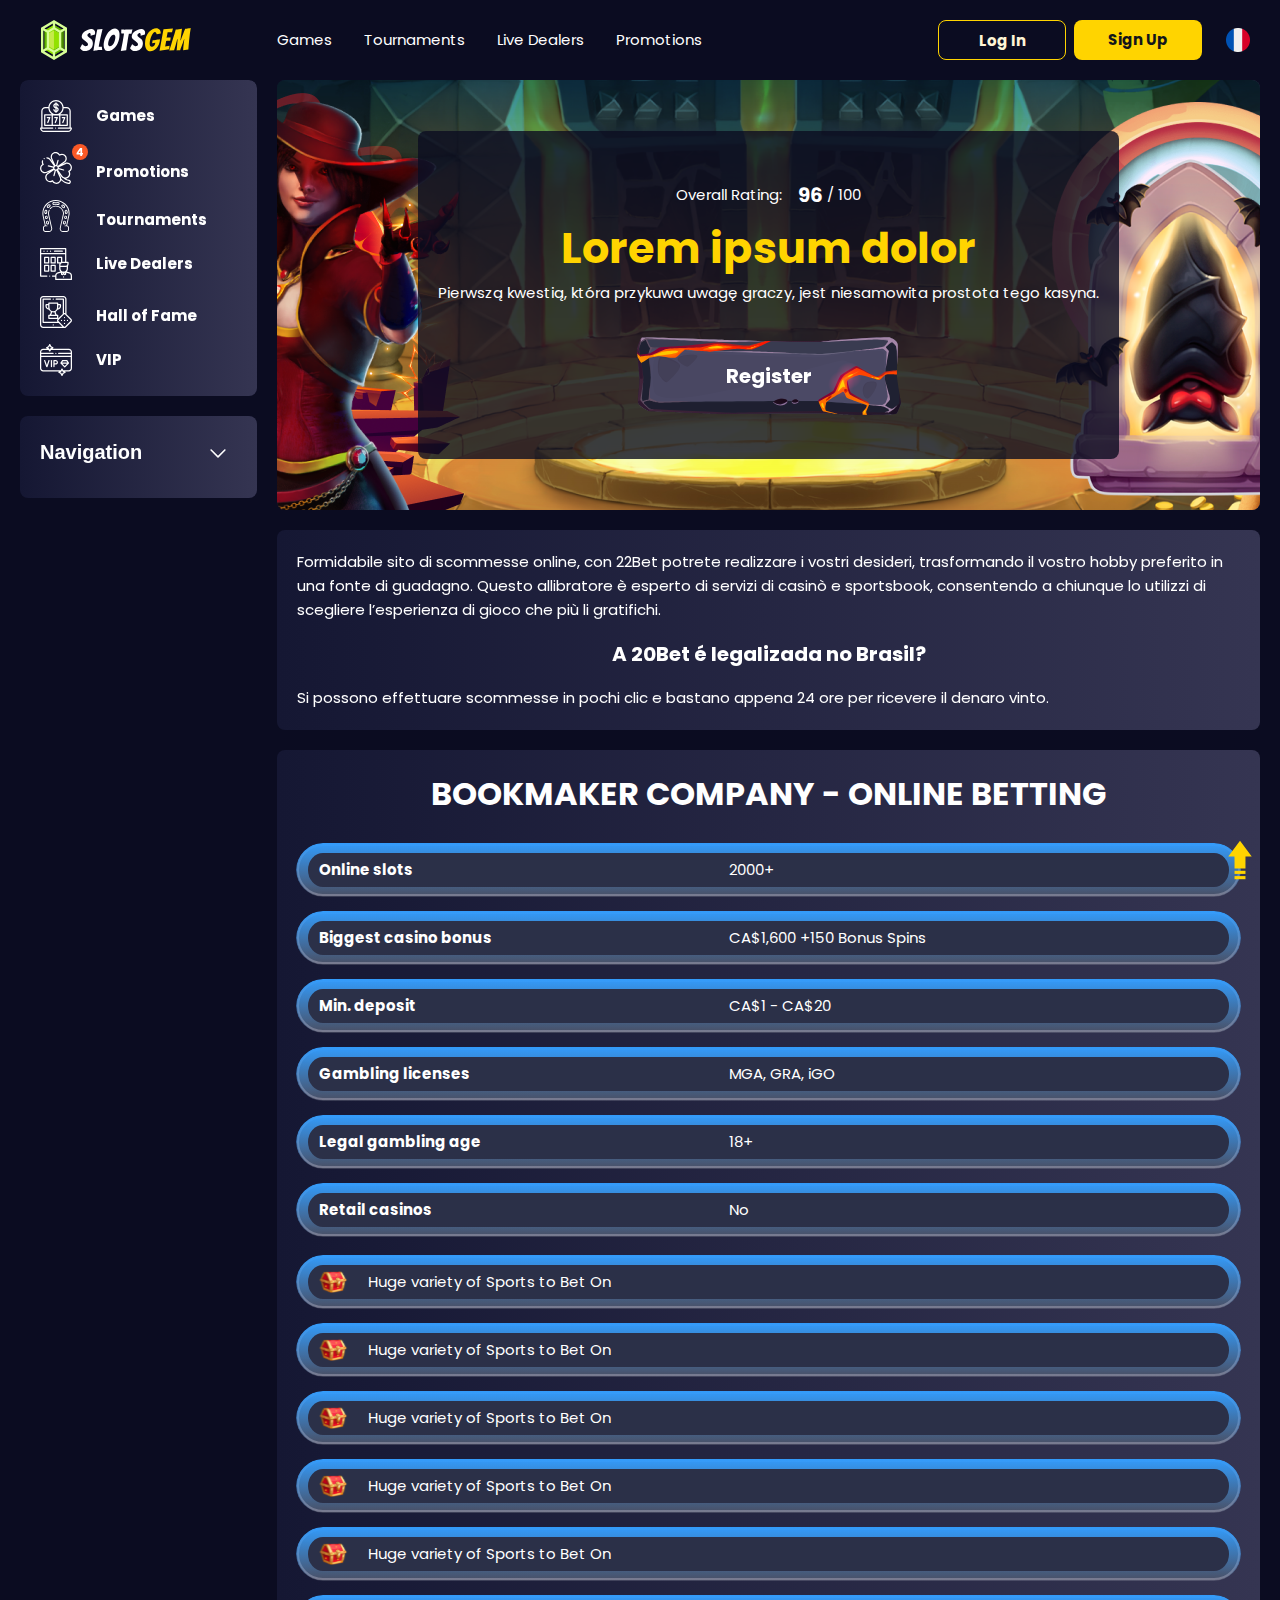
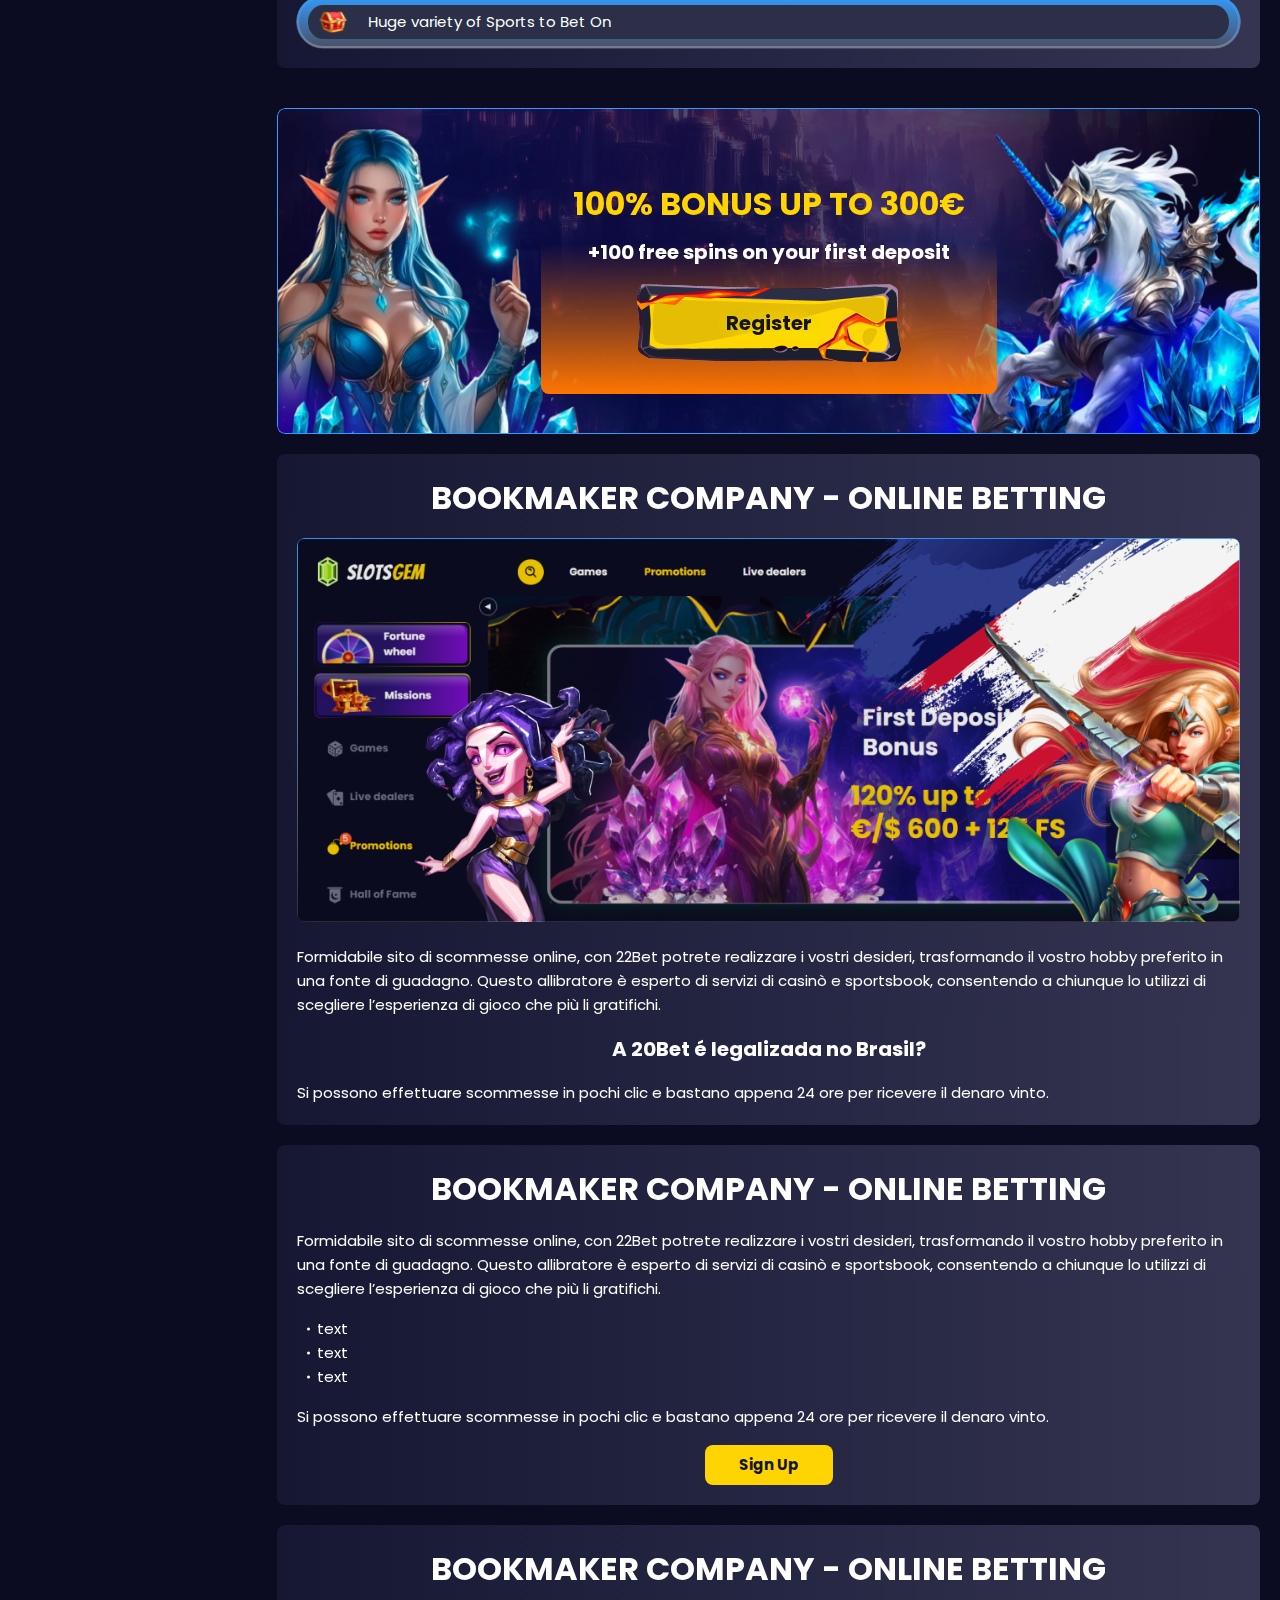
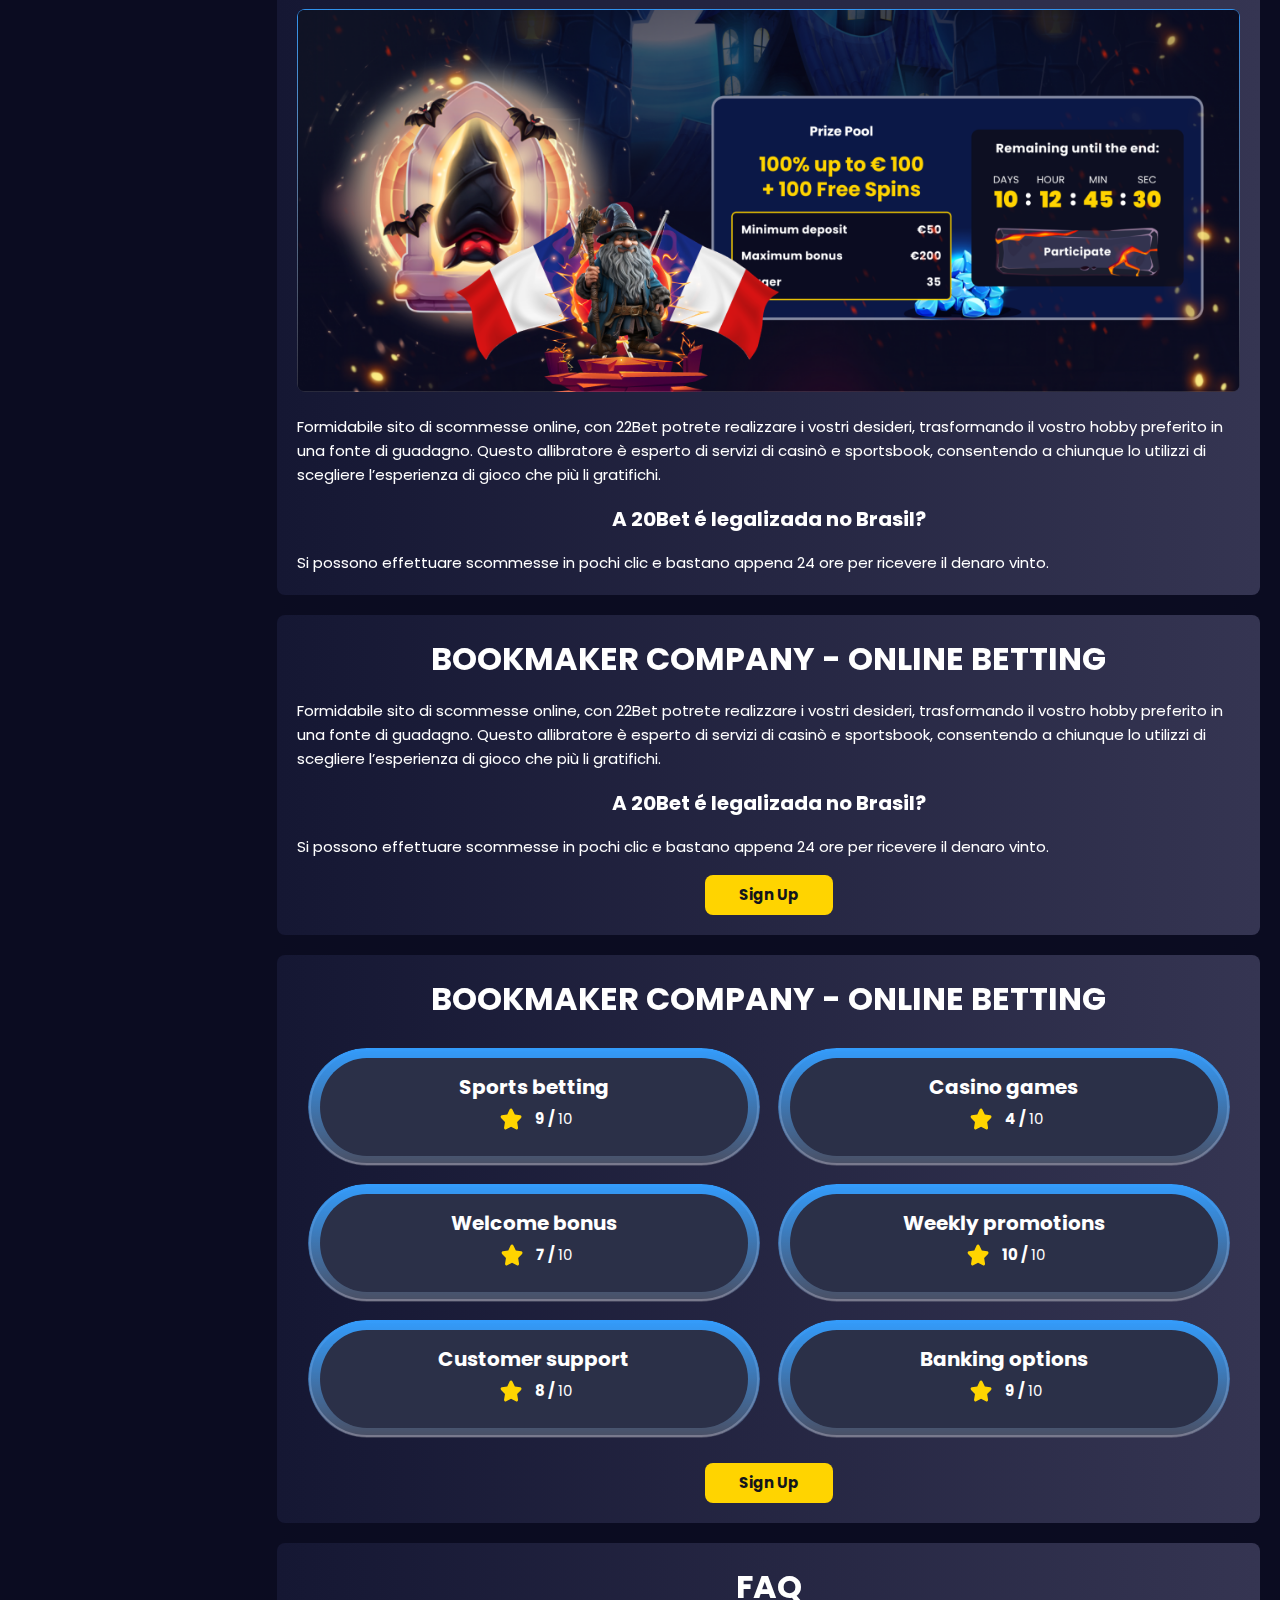
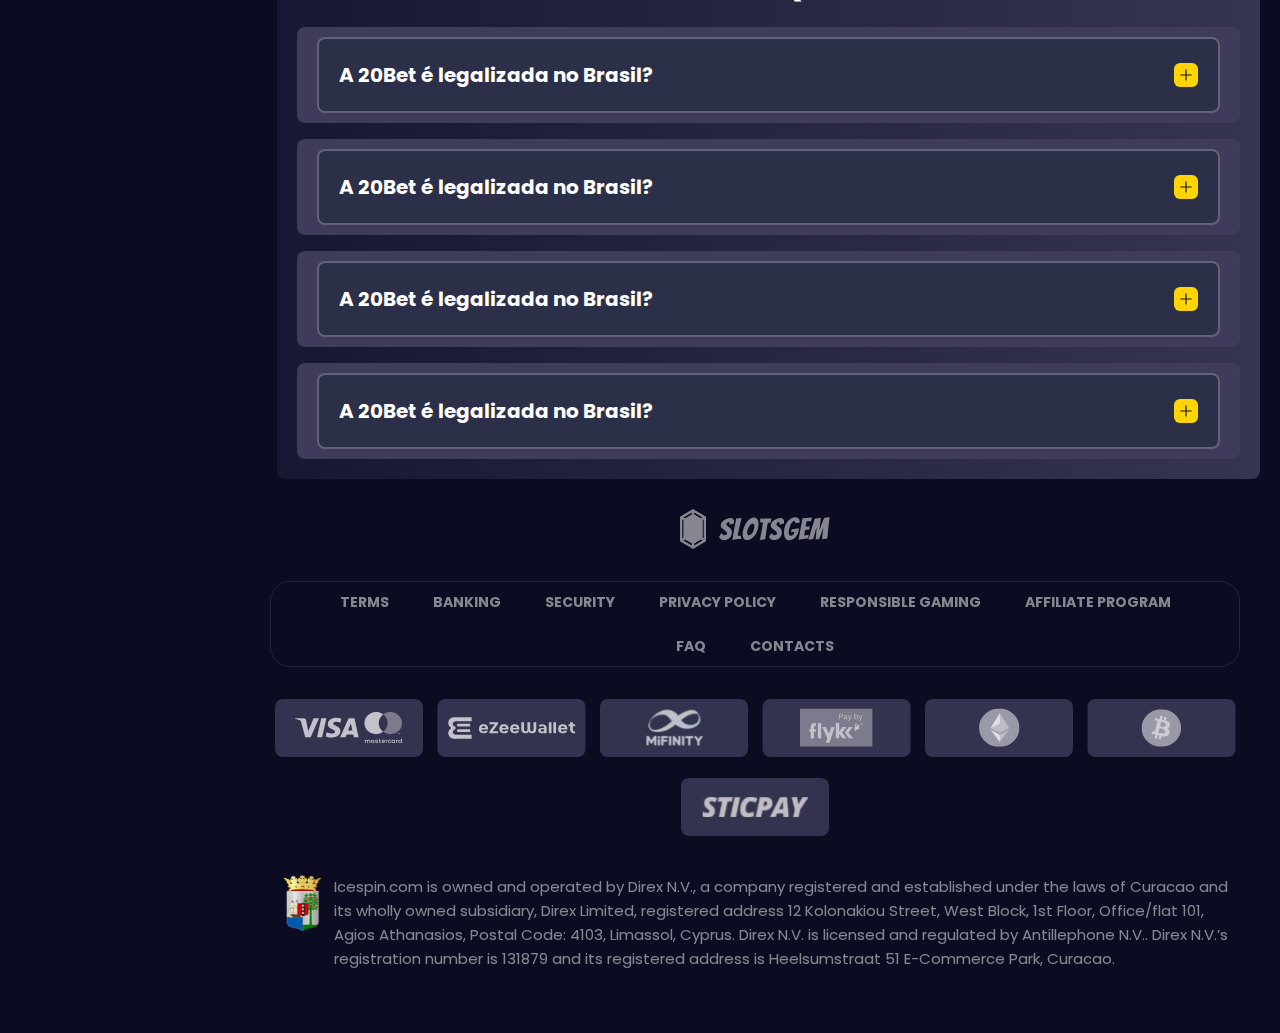
<file: index.html>
<!DOCTYPE html>
<html lang="fr">
  <head>
    <meta charset="UTF-8" />
    <meta name="viewport" content="width=device-width, initial-scale=1.0" />
    <title>Lorem ipsum dolor </title>
    <meta
      name="description"
      content="Pierwszą kwestią, która przykuwa uwagę graczy, jest niesamowita prostota tego kasyna."
    />
    <meta property="og:site_name" content="Slotsgem Casino" />
    <meta
      property="og:title"
      content="Lorem ipsum dolor sit amet, consectetur adipiscing"
    />
    <meta property="og:type" content="website" />
    <meta property="og:url" content="http://slotgems.fr/" />
    <meta property="og:image" content />
    <meta property="og:image:alt" content />
    <meta property="og:locale" content="fr" />
    <meta
      property="og:description"
      content="Pierwszą kwestią, która przykuwa uwagę graczy, jest niesamowita prostota tego kasyna."
    />
    <link rel="preconnect" href="https://fonts.googleapis.com" />
    <link rel="preconnect" href="https://fonts.gstatic.com" crossorigin />
    <link
    href="https://fonts.googleapis.com/css2?family=Poppins:wght@400;500;600;700;900&family=Roboto&family=Roboto+Condensed:ital,wght@0,100..900;1,100..900&display=swap"
    rel="stylesheet"
  />
    <link rel="stylesheet" href="./css/reset.css" />
    <link rel="stylesheet" href="./css/main.css" />
    <link rel="stylesheet" href="./css/media.css" />
    <link rel="icon" href="./images/Crystal.svg" type="image/x-icon" />
     <script src="https://code.jquery.com/jquery-3.6.1.min.js" integrity="sha256-o88AwQnZB+VDvE9tvIXrMQaPlFFSUTR+nldQm1LuPXQ=" crossorigin="anonymous"></script>
  </head>
  <body>
    <header class="header">
      <section class="content header__content">
        <a href="#" class="logo header__logo"
          ><img src="./images/logo.svg" alt="logo" title=""
        /></a>
        <button class="header__btn-menu">
          <svg
            width="16px"
            height="16px"
            viewBox="0 0 16 16"
            xmlns="http://www.w3.org/2000/svg"
          >
            <rect y="0" width="16" height="3" rx="1.5"></rect>
            <rect y="6.5" width="16" height="3" rx="1.5"></rect>
            <rect y="13" width="16" height="3" rx="1.5"></rect>
          </svg>
        </button>
        <nav class="menu header__menu">
          <ul class="header__menu-list">
            <li><a href="#">Games</a></li>
            <li><a href="#">Tournaments</a></li>
            <li><a href="#">Live dealers</a></li>
            <li><a href="#">Promotions</a></li>
          </ul>
          <div class="header__btn">
            <a
              href="#"
              class="header__button header__button-login header__btn-login"
              >Log in
            </a>
            <a
              href="#"
              class="header__button header__button-signin header__btn-signin"
              >Sign Up</a
            >
          </div>
        </nav>
        <a href="#" class="header__button header__button-login">Log in </a>
        <a href="#" class="header__button header__button-signin">Sign Up</a>

        <a class="header__country" href="#">
          <span><img src="./images/flag.png" alt="Flag" title /></span>
        </a>
      </section>
    </header>
 <main class="main">
        <aside class="sidebar-wrapper">
            <section class="content sidebar">
              <nav class="menu sidebar__menu">
                <ul>
                    <li >
                        <a href="#" ><img class="icon-default" src="./images/sidebar/games.svg" alt=" Games"  title/>
                          Games </a>
                      </li>
                      <li >
                        <a href="#" > <img class="icon-default" src="./images/sidebar/promotions.svg"  alt="Promotions"  title/>
                           
                        Promotions</a>
                      </li>  
                      <li >
                        <a href="#" > <img class="icon-default" src="./images/sidebar/tournaments.svg"  alt="Tournaments"  title/>
                          Tournaments</a>
                      </li>     
                      <li >
                        <a href="#" ><img class="icon-default" src="./images/sidebar/live.svg" alt="Live Dealers"  title/>
                          Live Dealers</a>
                      </li>
                      <li >
                        <a href="#" ><img class="icon-default" src="./images/sidebar/hall.svg" alt="Hall of Fame" title>
                         Hall of Fame</a>
                      </li>
                      <li >
                        <a href="" ><img class="icon-default" src="./images/sidebar/vip.svg" alt="vip" title/>  VIP</a>
                      </li>
                     
                </ul>
              </nav>
    
              <div class="sidebar__wrap">
                <button class="sidebar__links-button">
                  Navigation 
                </button>
                <div class="sidebar__links">
                  <ul class="sidebar__links-list">
                      <li ><a  href="#" title>Review of 22Bet</a></li>
                      <li ><a  href="#" title>Registration</a></li>
                      <li ><a  href="#" title>22Bet Betting Expert Reviews</a></li>
                      <li ><a  href="#" title>Layouts and navigation</a></li>
                      <li ><a  href="#" title>Sports betting</a></li>
                      <li ><a  href="#" title>Sports offers</a></li>
                      <li ><a  href="#" title>Live betting</a></li>
                      <li ><a  href="#" title>Cash out</a></li>
                      <li ><a  href="#" title>Live stream</a></li>
                  </ul>
                </div>
              </div>
            </section>
          </aside>
    
          <section class="content__wrapper">
            <section class="content hero hero__content">
              <div class="background hero__background">
                <img src="./images/main/bg-main.png" alt="hero" title />
              </div>
    
              <div class="hero__data">
                <div
                  class="hero__rating"
                  itemscope
                  itemtype="http://schema.org/Game"
                >
                  <p>Overall Rating:</p>
                  <meta itemprop="name" content="http://slotgems.fr/" />
                  <span
                    itemprop="aggregateRating"
                    itemscope
                    itemtype="http://schema.org/AggregateRating"
                  >
                    <span itemprop="ratingValue"> 96 </span>
                    <span> / </span>
                    <span itemprop="bestRating"> 100 </span>
                    <meta itemprop="reviewCount" content="100" />
                  </span>
                </div>
                <h1 class="title general hero__title">
                    Lorem ipsum dolor 
                </h1>
                <p class="hero__text">Pierwszą kwestią, która przykuwa uwagę graczy, jest niesamowita prostota tego kasyna.</p>
    
                <a href="#" class="button hero__button">Register</a>
              </div>
            </section>
            <section class="content page-nav">
              <div class="page-nav-button sidebar__links-button">
                Navigation 
              </div>
              <ul class="page-nav-list sidebar__links-list">
               
                <li ><a  href="#" title>Review of 22Bet</a></li>
                <li ><a  href="#" title>Registration</a></li>
                <li ><a  href="#" title>22Bet Betting Expert Reviews</a></li>
                <li ><a  href="#" title>Layouts and navigation</a></li>
                <li ><a  href="#" title>Sports betting</a></li>
                <li ><a  href="#" title>Sports offers</a></li>
                <li ><a  href="#" title>Live betting</a></li>
                <li ><a  href="#" title>Cash out</a></li>
                <li ><a  href="#" title>Live stream</a></li>
              </ul>
            </section>
            <section class="content article ">
          
                <p >
                  Formidabile sito di scommesse online, con 22Bet potrete realizzare i
                  vostri desideri, trasformando il vostro hobby preferito in una fonte
                  di guadagno. Questo allibratore è esperto di servizi di casinò e
                  sportsbook, consentendo a chiunque lo utilizzi di scegliere
                  l’esperienza di gioco che più li gratifichi.
                </p>
                <h2 class="article__subtitle">A 20Bet é legalizada no Brasil?</h2>
                <p >
                  Si possono effettuare scommesse in pochi clic e bastano appena 24 ore
                  per ricevere il denaro vinto.
                </p>
              </section> 
              <section class="content features">
                <h2 class="article__title high title">Bookmaker company - Online betting</h2>
               <div class="content__wrapp">
                <div class="features__list features__table"> 
                    <table>
                      <tbody>
                        <tr>
                          <td>Online slots</td>
                          <td>2000+</td>
                        </tr>
                        <tr>
                          <td>Biggest casino bonus</td>
                          <td>CA$1,600 +150 Bonus Spins</td>
                        </tr>
                        <tr>
                          <td>Min. deposit</td>
                          <td>CA$1 - CA$20</td>
                        </tr>
                        <tr>
                          <td>Gambling licenses</td>
                          <td>MGA, GRA, iGO</td>
                        </tr>
                        <tr>
                          <td>Legal gambling age</td>
                          <td>18+</td>
                        </tr>
                        <tr>
                          <td>Retail casinos</td>
                          <td>No</td>
                        </tr>
                      </tbody>
                    </table>
                  </div>
                  <ul class="features__list features__item">
                    <li >Huge variety of Sports to Bet On</li>
                    <li >Huge variety of Sports to Bet On</li>
                    <li >Huge variety of Sports to Bet On</li>
                    <li >Huge variety of Sports to Bet On</li>
                    <li >Huge variety of Sports to Bet On</li>
                    <li >Huge variety of Sports to Bet On</li>
                </ul>
              </div>
                 
              </section> 
          
               <section class="content banner">
                
                <div class="background banner__background">
                  <img src="./images/main/banner-main.png" alt="background" title>
                </div>
               <div class="banner__data">
                  <h2 class=" title high  banner__title">100% BONUS UP TO 300€ </br> <span class=" features-banner__subtitle">+100 free spins on your first deposit</span></h3>
                  
                  <a href="#" class="button-page banner__button ">Register</a>
               
               </div>
         </section>
             <section class=" content article">
                <h2 class="article__title high title">Bookmaker company - Online betting</h2>
                <div class="images">
                  <img
                  src="./images/main/image1-main.png"
                  alt="images" title
                  class=""
                  
                />
                </div>
                <p class="">
                  Formidabile sito di scommesse online, con 22Bet potrete realizzare i
                  vostri desideri, trasformando il vostro hobby preferito in una fonte
                  di guadagno. Questo allibratore è esperto di servizi di casinò e
                  sportsbook, consentendo a chiunque lo utilizzi di scegliere
                  l’esperienza di gioco che più li gratifichi.
                </p>
                <h3 >A 20Bet é legalizada no Brasil?</h3>
                <p >
                  Si possono effettuare scommesse in pochi clic e bastano appena 24 ore
                  per ricevere il denaro vinto.
                </p>
              </section>
              <section class=" content article ">
                <h2 class="article__title high title">Bookmaker company - Online betting</h2>
                <p >
                  Formidabile sito di scommesse online, con 22Bet potrete realizzare i
                  vostri desideri, trasformando il vostro hobby preferito in una fonte
                  di guadagno. Questo allibratore è esperto di servizi di casinò e
                  sportsbook, consentendo a chiunque lo utilizzi di scegliere
                  l’esperienza di gioco che più li gratifichi.
                </p>
                <ul>
                  <li >text</li>
                  <li >text</li>
                  <li >text</li>
                </ul>
                
                <p >
                  Si possono effettuare scommesse in pochi clic e bastano appena 24 ore
                  per ricevere il denaro vinto.
                </p>
                <a href="#" class="header__button  article__button">Sign Up</a>
              </section>
              <section class=" content article">
                <h2 class="article__title high title">Bookmaker company - Online betting</h2>
                <div class="images">
                  <img
                  src="./images/main/image2-main.png"
                  alt="images" title
                  class=""
                  
                />
                </div>
                <p class="">
                  Formidabile sito di scommesse online, con 22Bet potrete realizzare i
                  vostri desideri, trasformando il vostro hobby preferito in una fonte
                  di guadagno. Questo allibratore è esperto di servizi di casinò e
                  sportsbook, consentendo a chiunque lo utilizzi di scegliere
                  l’esperienza di gioco che più li gratifichi.
                </p>
                <h3 >A 20Bet é legalizada no Brasil?</h3>
                <p >
                  Si possono effettuare scommesse in pochi clic e bastano appena 24 ore
                  per ricevere il denaro vinto.
                </p>
              </section>
              <section class=" content article ">
                <h2 class="article__title high title">Bookmaker company - Online betting</h2>
                <p >
                  Formidabile sito di scommesse online, con 22Bet potrete realizzare i
                  vostri desideri, trasformando il vostro hobby preferito in una fonte
                  di guadagno. Questo allibratore è esperto di servizi di casinò e
                  sportsbook, consentendo a chiunque lo utilizzi di scegliere
                  l’esperienza di gioco che più li gratifichi.
                </p>
                <h3>A 20Bet é legalizada no Brasil?</h3>
                
                <p >
                  Si possono effettuare scommesse in pochi clic e bastano appena 24 ore
                  per ricevere il denaro vinto.
                </p>
                <a href="#" class="header__button article__button">Sign Up</a>
              </section>
             <section class="content ratings ">
                <h2 class="ratings__title title high">
                  Bookmaker company - Online betting
                </h2>
                
                <ul class="ratings__list">
                  <li>
                    <p>Sports betting</p>
    
                    <div  class="ratings__info">
                      <img src="./images/main/ratings-icon.svg" alt="ratings" title>
                      <span class="ratings__data">
                        <span>9</span>
                        <span>/</span>
                        <span>10</span>
                      </span>
                    </div>
                    
                  
                  </li>
                  <li>
                    <p>Casino games</p>
                   
                    <div class="ratings__info">
                      <img src="./images/main/ratings-icon.svg" alt="ratings" title>
                      <span class="ratings__data">
                        <span>4</span>
                        <span>/</span>
                        <span>10</span>
                      </span>
                    </div>
                    
                  </li>
                  <li>
                    <p>Welcome bonus</p>
                    <div class="ratings__info">
                      <img src="./images/main/ratings-icon.svg" alt="ratings" title>
                      <span class="ratings__data">
                        <span>7</span>
                        <span>/</span>
                        <span>10</span>
                      </span>
                    </div>
                    
                  </li>
                  <li>
                    <p>Weekly promotions</p>
                    <div class="ratings__info">
                      <img src="./images/main/ratings-icon.svg" alt="ratings" title>
                      <span class="ratings__data">
                        <span>10</span>
                        <span>/</span>
                        <span>10</span>
                      </span>
                    </div> 
                   
                  </li>
                  <li>
                    <p>Customer support</p>
                    <div class="ratings__info">
                      <img src="./images/main/ratings-icon.svg" alt="ratings" title>
                      <span class="ratings__data">
                        <span>8</span>
                        <span>/</span>
                        <span>10</span>
                      </span>
                    </div>
                   
                </li>
                  <li>
                    <p>Banking options</p>
                    <div class="ratings__info">
                      <img src="./images/main/ratings-icon.svg" alt="ratings" title>
                      <span class="ratings__data">
                        <span>9</span>
                        <span>/</span>
                        <span>10</span>
                      </span>
                    </div>
                   
                  </li>
                </ul>
            
              <a href="#" class="header__button ratings__button">Sign Up</a>
              </section>
               <section class="content faq ">
                <h2 class="title high faq__title ">FAQ</h2>
                <ul class="faq__list " itemscope itemtype="https://schema.org/FAQPage">
                  <li class="faq__item"  itemscope itemprop="mainEntity" itemtype="https://schema.org/Question">
                    <h3 class="title medium faq__subtitle js-button-expander"  itemprop="name">A 20Bet é legalizada no Brasil?
                     </h3>
                    <div  class="faq__answer js-expand-content" itemscope  itemprop="acceptedAnswer" itemtype="https://schema.org/Answer">
                      <p  itemprop="text">
                       Sim, disponível para sistemas operacionais iOS e Android.
                      </p>
                    </div>
                  </li>
                  <li class="faq__item"  itemscope itemprop="mainEntity" itemtype="https://schema.org/Question">
                    <h3 class="title medium faq__subtitle js-button-expander"  itemprop="name">A 20Bet é legalizada no Brasil?</h3>
                    <div class="faq__answer js-expand-content" itemscope  itemprop="acceptedAnswer" itemtype="https://schema.org/Answer">
                      <p  itemprop="text">
                        Sim, disponível para sistemas operacionais iOS e Android.
                      </p>
                    </div>
                  </li> 
                   <li class="faq__item"  itemscope itemprop="mainEntity" itemtype="https://schema.org/Question">
                    <h3 class="title medium faq__subtitle js-button-expander"  itemprop="name">A 20Bet é legalizada no Brasil?</h3>
                    <div class="faq__answer js-expand-content" itemscope  itemprop="acceptedAnswer" itemtype="https://schema.org/Answer">
                      <p  itemprop="text">
                       Sim, disponível para sistemas operacionais iOS e Android.
                      </p>
                    </div>
                  </li> 
                  <li class="faq__item"  itemscope itemprop="mainEntity" itemtype="https://schema.org/Question">
                    <h3 class="title medium faq__subtitle js-button-expander"  itemprop="name">A 20Bet é legalizada no Brasil?</h3>
                    <div class="faq__answer js-expand-content" itemscope  itemprop="acceptedAnswer" itemtype="https://schema.org/Answer">
                      <p  itemprop="text">
                       Sim, disponível para sistemas operacionais iOS e Android.
                      </p>
                    </div>
                  </li> 
                  
                </ul>
              </section> 
              <div class=""  onclick="scrollToTop()">
                <button class="main__arrow" id="scrollToTopBtn"></button>
              </div> 
          </section>
    
    </main> 
    <footer class="footer">
      <section class="content footer__content">
        <a href="#" class="logo footer__logo"
          ><img src="./images/footer-logo.svg" alt="logo" title
        /></a>
        <ul class="footer__menu">
          <li><a href="#">TERMS</a></li>
          <li><a href="#">BANKING</a></li>
          <li><a href="#">SECURITY</a></li>
          <li><a href="#">PRIVACY POLICY</a></li>
          <li><a href="#">RESPONSIBLE GAMING</a></li>
          <li><a href="#">AFFILIATE PROGRAM</a></li>
          <li><a href="#">FAQ</a></li>
          <li><a href="#">CONTACTS</a></li>
        </ul>
        <ul class="footer__cards">
          <li>
            <a href="#"><img src="./images/visa.svg" alt="cards" title /></a>
          </li>
          <li>
            <a href="#"><img src="./images/ezee.svg" alt="cards" title /></a>
          </li>
          <li>
            <a href="#"
              ><img src="./images/mifinity.svg" alt="cards" title
            /></a>
          </li>
          <li>
            <a href="#"><img src="./images/flyk.svg" alt="cards" title /></a>
          </li>
          <li>
            <a href="#"><img src="./images/Frame.svg" alt="cards" title /></a>
          </li>
          <li>
            <a href="#"><img src="./images/bitcoin.svg" alt="cards" title /></a>
          </li>
          <li>
            <a href="#"><img src="./images/sticpay.svg" alt="cards" title /></a>
          </li>
        </ul>
        <div class="footer__wrap">
          <img src="./images/footer-frame.svg" alt="logo" title />
          <p>
            Icespin.com is owned and operated by Direx N.V., a company
            registered and established under the laws of Curacao and its wholly
            owned subsidiary, Direx Limited, registered address 12 Kolonakiou
            Street, West Block, 1st Floor, Office/flat 101, Agios Athanasios,
            Postal Code: 4103, Limassol, Cyprus. Direx N.V. is licensed and
            regulated by Antillephone N.V.. Direx N.V.’s registration number is
            131879 and its registered address is Heelsumstraat 51 E-Commerce
            Park, Curacao.
          </p>
        </div>
      </section>
    </footer>
    <script src="./js/sidebar.js" defer></script>
    <script src="./js/arrowUp.js" defer></script>
    <script src="./js/expander.js" defer></script>
    <script src="./js/mobile-menu.js" defer></script>
  </body>
</html>
</file>
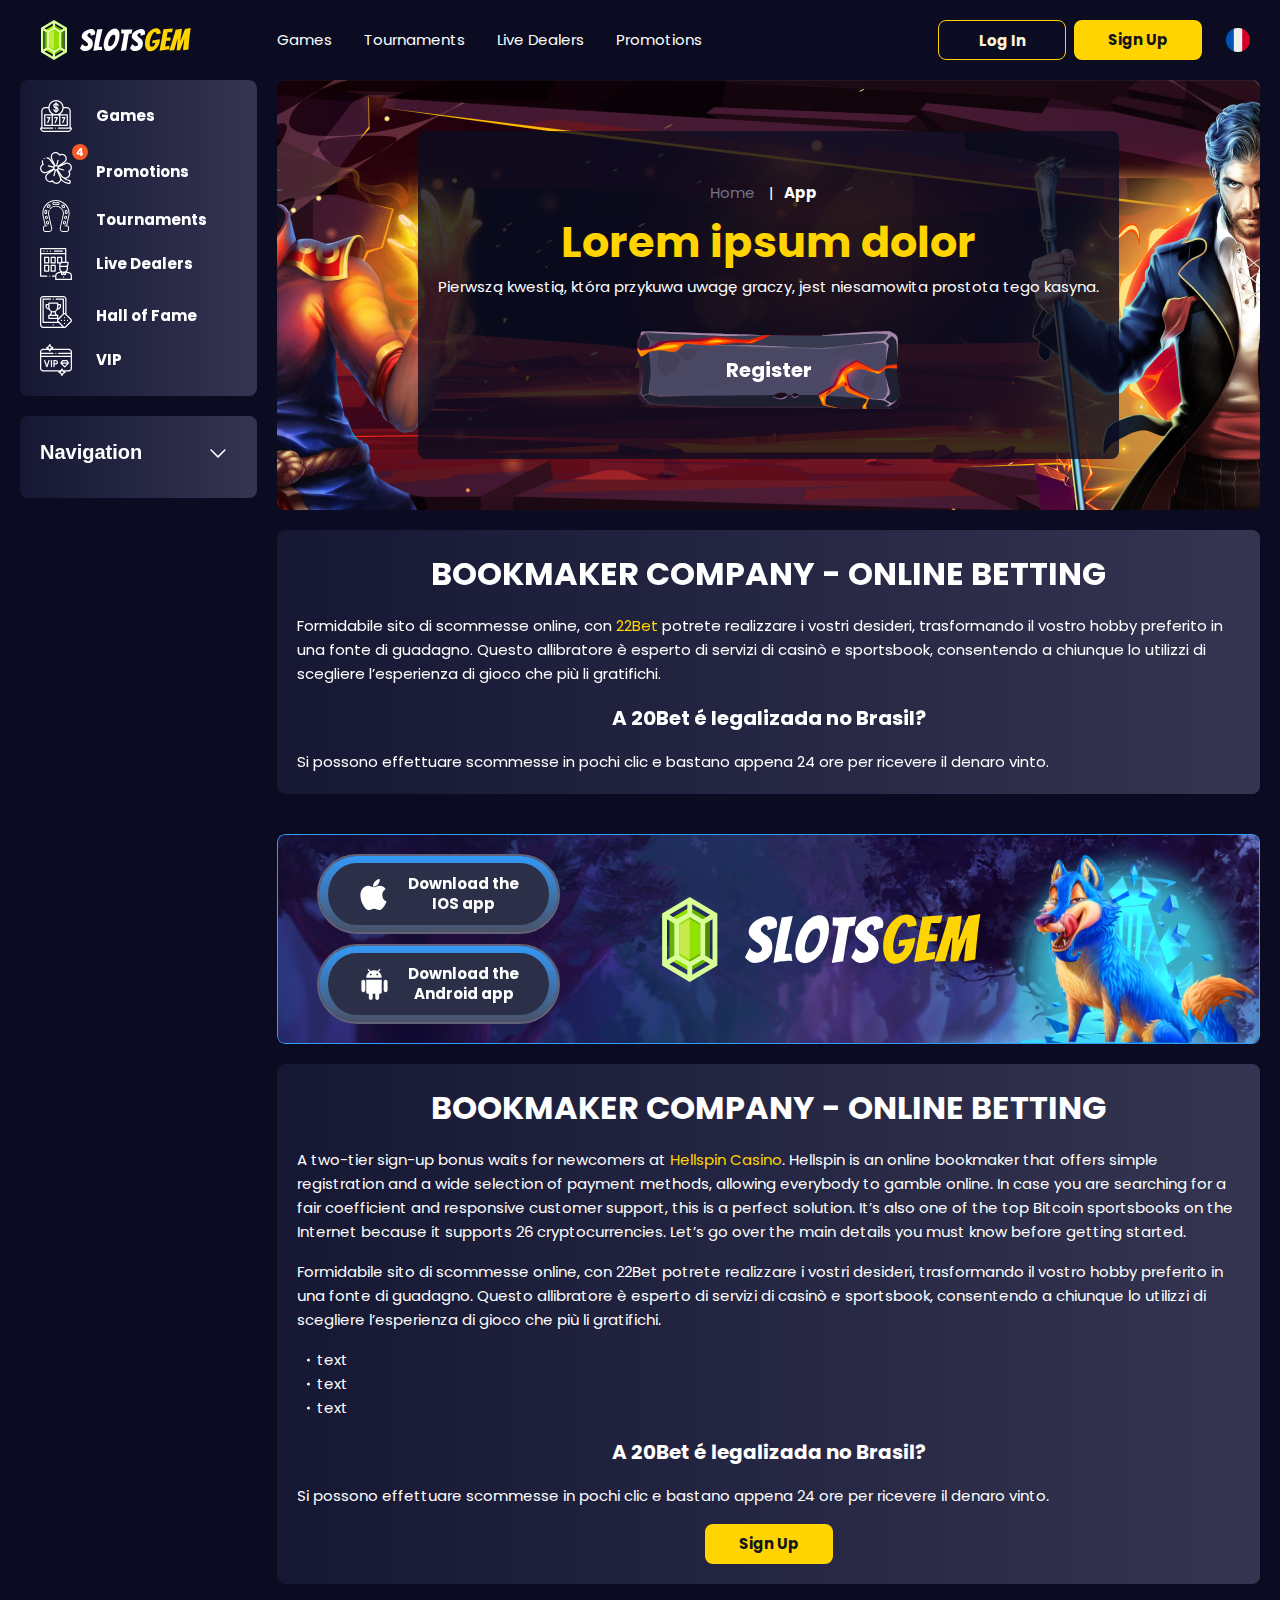
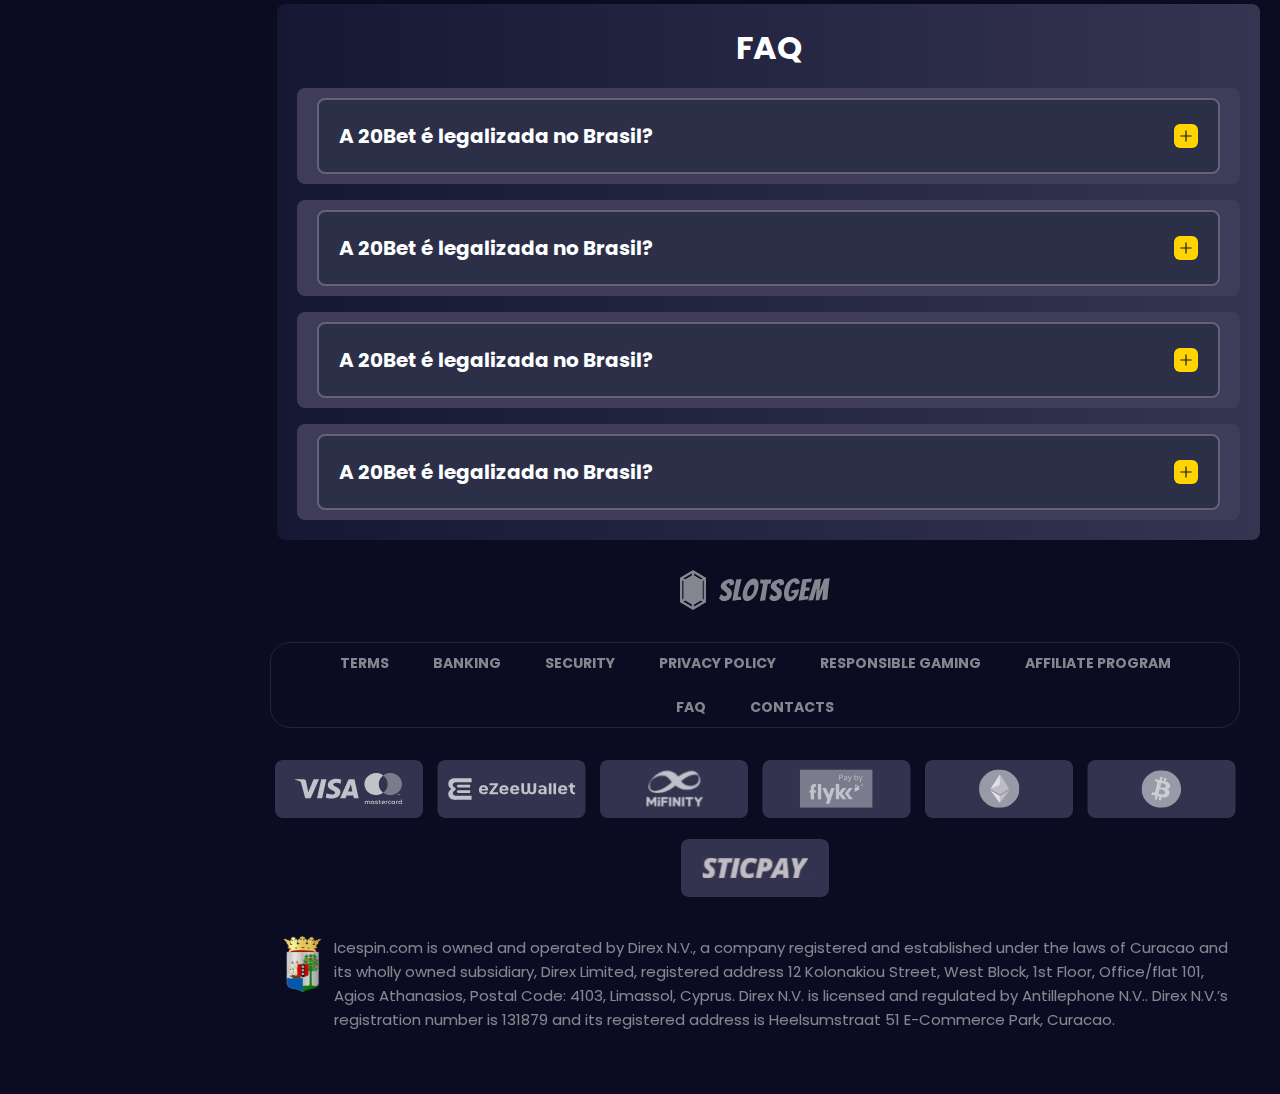
<file: app.html>
<!DOCTYPE html>
<html lang="fr">
  <head>
    <meta charset="UTF-8" />
    <meta name="viewport" content="width=device-width, initial-scale=1.0" />
    <title>Lorem ipsum dolor sit amet, consectetur adipiscing</title>
    <meta
      name="description"
      content="Pierwszą kwestią, która przykuwa uwagę graczy, jest niesamowita prostota tego kasyna."
    />
    <meta property="og:site_name" content="Slotsgem Casino" />
    <meta
      property="og:title"
      content="Lorem ipsum dolor sit amet, consectetur adipiscing"
    />
    <meta property="og:type" content="website" />
    <meta property="og:url" content="http://slotgems.fr/" />
    <meta property="og:image" content />
    <meta property="og:image:alt" content />
    <meta property="og:locale" content="fr" />
    <meta
      property="og:description"
      content="Pierwszą kwestią, która przykuwa uwagę graczy, jest niesamowita prostota tego kasyna."
    />
    <link rel="preconnect" href="https://fonts.googleapis.com" />
    <link rel="preconnect" href="https://fonts.gstatic.com" crossorigin />
    <link
    href="https://fonts.googleapis.com/css2?family=Poppins:wght@400;500;600;700;900&family=Roboto&family=Roboto+Condensed:ital,wght@0,100..900;1,100..900&display=swap"
    rel="stylesheet"
  />
    <link rel="stylesheet" href="./css/reset.css" />
    <link rel="stylesheet" href="./css/main.css" />
    <link rel="stylesheet" href="./css/media.css" />
    <link rel="icon" href="./images/Crystal.svg" type="image/x-icon" />
    <script
      src="https://code.jquery.com/jquery-3.6.1.min.js"
      integrity="sha256-o88AwQnZB+VDvE9tvIXrMQaPlFFSUTR+nldQm1LuPXQ="
      crossorigin="anonymous"
    ></script>
  </head>
  <body>
    <header class="header">
      <section class="content header__content">
        <a href="#" class="logo header__logo"
          ><img src="./images/logo.svg" alt="logo" title=""
        /></a>
        <button class="header__btn-menu">
          <svg
            width="16px"
            height="16px"
            viewBox="0 0 16 16"
            xmlns="http://www.w3.org/2000/svg"
          >
            <rect y="0" width="16" height="3" rx="1.5"></rect>
            <rect y="6.5" width="16" height="3" rx="1.5"></rect>
            <rect y="13" width="16" height="3" rx="1.5"></rect>
          </svg>
        </button>
        <nav class="menu header__menu">
          <ul class="header__menu-list">
            <li><a href="#">Games</a></li>
            <li><a href="#">Tournaments</a></li>
            <li><a href="#">Live dealers</a></li>
            <li><a href="#">Promotions</a></li>
          </ul>
          <div class="header__btn">
            <a
              href="#"
              class="header__button header__button-login header__btn-login"
              >Log in
            </a>
            <a
              href="#"
              class="header__button header__button-signin header__btn-signin"
              >Sign Up</a
            >
          </div>
        </nav>
        <a href="#" class="header__button header__button-login">Log in </a>
        <a href="#" class="header__button header__button-signin">Sign Up</a>

        <a class="header__country" href="#">
          <span><img src="./images/flag.png" alt=" Flag" title /></span>
        </a>
      </section>
    </header>
    <main class="main">
      <aside class="sidebar-wrapper">
        <section class="content sidebar">
          <nav class="menu sidebar__menu">
            <ul>
              <li>
                <a href="#"
                  ><img
                    class="icon-default"
                    src="./images/sidebar/games.svg"
                    alt=" Games"
                    title
                  />

                  Games
                </a>
              </li>
              <li>
                <a href="#">
                  <img
                    class="icon-default"
                    src="./images/sidebar/promotions.svg"
                    alt="Promotions"
                    title
                  />

                  <span>Promotions</span></a
                >
              </li>
              <li>
                <a href="#">
                  <img
                    class="icon-default"
                    src="./images/sidebar/tournaments.svg"
                    alt="Tournaments"
                    title
                  />
                  Tournaments</a
                >
              </li>
              <li>
                <a href="#"
                  ><img
                    class="icon-default"
                    src="./images/sidebar/live.svg"
                    alt="Live Dealers"
                    title
                  />
                  Live Dealers</a
                >
              </li>
              <li>
                <a href="#"
                  ><img
                    class="icon-default"
                    src="./images/sidebar/hall.svg"
                    alt="Hall of Fame"
                    title
                  />
                  Hall of Fame</a
                >
              </li>
              <li>
                <a href=""
                  ><img
                    class="icon-default"
                    src="./images/sidebar/vip.svg"
                    alt="vip"
                    title
                  />
                  VIP</a
                >
              </li>
            </ul>
          </nav>
          <div class="sidebar__wrap">
          <button class="sidebar__links-button">Navigation</button>
          <div class="sidebar__links">
            <ul class="sidebar__links-list">
              <li><a href="#" title>Review of 22Bet</a></li>
              <li><a href="#" title>Registration</a></li>
              <li><a href="#" title>22Bet Betting Expert Reviews</a></li>
              <li><a href="#" title>Layouts and navigation</a></li>
              <li><a href="#" title>Sports betting</a></li>
              <li><a href="#" title>Sports offers</a></li>
              <li><a href="#" title>Live betting</a></li>
              <li><a href="#" title>Cash out</a></li>
              <li><a href="#" title>Live stream</a></li>
            </ul>
          </div>
          </div>
        </section>
      </aside>

      <section class="content__wrapper">
        <section class="content hero hero__app">
          <div class="background hero__background">
            <img src="./images/app/bg-app.png" alt="hero" title />
          </div>

          <div class="hero__data hero__data-app">
            <ul
              class="breadcrumbs"
              itemscope
              itemtype="https://schema.org/BreadcrumbList"
            >
              <li
                itemprop="itemListElement"
                itemscope
                itemtype="https://schema.org/ListItem"
              >
                <a href="#" itemprop="item">
                  <span itemprop="name">Home</span></a
                >
                <meta itemprop="position" content="1" />
              </li>
              <li
                itemprop="itemListElement"
                itemscope
                itemtype="https://schema.org/ListItem"
              >
                <a href="#" itemprop="item">
                  <span itemprop="name">App</span></a
                >
                <meta itemprop="position" content="2" />
              </li>
            </ul>
            <h1 class="title general hero__title">
              Lorem ipsum dolor 
            </h1>
            <p class="hero__text">
              Pierwszą kwestią, która przykuwa uwagę graczy, jest niesamowita
              prostota tego kasyna.
            </p>
            <a href="#" class="button hero__button">Register</a>
          </div>
        </section>
        <section class="content page-nav">
          <div class="page-nav-button sidebar__links-button">Navigation</div>
          <ul class="page-nav-list sidebar__links-list">
            <li><a href="#" title>Review of 22Bet</a></li>
            <li><a href="#" title>Registration</a></li>
            <li><a href="#" title>22Bet Betting Expert Reviews</a></li>
            <li><a href="#" title>Layouts and navigation</a></li>
            <li><a href="#" title>Sports betting</a></li>
            <li><a href="#" title>Sports offers</a></li>
            <li><a href="#" title>Live betting</a></li>
            <li><a href="#" title>Cash out</a></li>
            <li><a href="#" title>Live stream</a></li>
          </ul>
        </section>
        <section class="content article">
          <h2 class="article__title high title">
            Bookmaker company - Online betting
          </h2>
          <p>
            Formidabile sito di scommesse online, con
            <a href="#" class="article__link">22Bet</a> potrete realizzare i
            vostri desideri, trasformando il vostro hobby preferito in una fonte
            di guadagno. Questo allibratore è esperto di servizi di casinò e
            sportsbook, consentendo a chiunque lo utilizzi di scegliere
            l’esperienza di gioco che più li gratifichi.
          </p>
          <h3 class="article__subtitle">A 20Bet é legalizada no Brasil?</h3>
          <p>
            Si possono effettuare scommesse in pochi clic e bastano appena 24
            ore per ricevere il denaro vinto.
          </p>
        </section>
        <section class="content banner banner__app">
          <div class="background banner__background-app">
            <img src="./images/app/banner-app.png" alt="banner" title />
          </div>
          <div class="banner__content banner__content-app">
           
          <div class="banner__buttons">
            <a href="#" class="banner__btn banner__btn-app">
              Download the IOS app
            </a>
          
            <a href="#" class="banner__btn banner__btn-android"
              >Download the Android app</a
            >
          </div>
            <a href="#" class="logo banner__logo"
              ><img src="./images/app/banner__logo.svg" alt="logo" title=""
            /></a>
          </div>
        </section>
        <section class="content article">
          <h2 class="article__title high title">
            Bookmaker company - Online betting
          </h2>
          <p>
            A two-tier sign-up bonus waits for newcomers at
            <a href="#" class="article__link">Hellspin Casino</a>. Hellspin is
            an online bookmaker that offers simple registration and a wide
            selection of payment methods, allowing everybody to gamble online.
            In case you are searching for a fair coefficient and responsive
            customer support, this is a perfect solution. It’s also one of the
            top Bitcoin sportsbooks on the Internet because it supports 26
            cryptocurrencies. Let’s go over the main details you must know
            before getting started.
          </p>
          <p>
            Formidabile sito di scommesse online, con 22Bet potrete realizzare i
            vostri desideri, trasformando il vostro hobby preferito in una fonte
            di guadagno. Questo allibratore è esperto di servizi di casinò e
            sportsbook, consentendo a chiunque lo utilizzi di scegliere
            l’esperienza di gioco che più li gratifichi.
          </p>
          <ul >
            <li>text</li>
            <li>text</li>
            <li>text</li>
          </ul>
          <h3>A 20Bet é legalizada no Brasil?</h3>
          <p>Si possono effettuare scommesse in pochi clic e bastano appena 24 ore per ricevere il denaro vinto.</p>
          <a href="#" class="header__button article__button">Sign Up</a>
        </section>
        <section class="content faq">
          <h2 class="title high faq__title">FAQ</h2>
          <ul class="faq__list" itemscope itemtype="https://schema.org/FAQPage">
            <li
              class="faq__item"
              itemscope
              itemprop="mainEntity"
              itemtype="https://schema.org/Question"
            >
              <h3
                class="title medium faq__subtitle js-button-expander"
                itemprop="name"
              >
                A 20Bet é legalizada no Brasil?
              </h3>
              <div
                class="faq__answer js-expand-content"
                itemscope
                itemprop="acceptedAnswer"
                itemtype="https://schema.org/Answer"
              >
                <p itemprop="text">
                  Sim, disponível para sistemas operacionais iOS e Android.
                </p>
              </div>
            </li>
            <li
              class="faq__item"
              itemscope
              itemprop="mainEntity"
              itemtype="https://schema.org/Question"
            >
              <h3
                class="title medium faq__subtitle js-button-expander"
                itemprop="name"
              >
              A 20Bet é legalizada no Brasil?
              </h3>
              <div
                class="faq__answer js-expand-content"
                itemscope
                itemprop="acceptedAnswer"
                itemtype="https://schema.org/Answer"
              >
                <p itemprop="text">
                  Sim, disponível para sistemas operacionais iOS e Android.
                </p>
              </div>
            </li>
            <li
            class="faq__item"
            itemscope
            itemprop="mainEntity"
            itemtype="https://schema.org/Question"
          >
            <h3
              class="title medium faq__subtitle js-button-expander"
              itemprop="name"
            >
            A 20Bet é legalizada no Brasil?
            </h3>
            <div
              class="faq__answer js-expand-content"
              itemscope
              itemprop="acceptedAnswer"
              itemtype="https://schema.org/Answer"
            >
              <p itemprop="text">
                Sim, disponível para sistemas operacionais iOS e Android.
              </p>
            </div>
          </li>
          <li
          class="faq__item"
          itemscope
          itemprop="mainEntity"
          itemtype="https://schema.org/Question"
        >
          <h3
            class="title medium faq__subtitle js-button-expander"
            itemprop="name"
          >
          A 20Bet é legalizada no Brasil?
          </h3>
          <div
            class="faq__answer js-expand-content"
            itemscope
            itemprop="acceptedAnswer"
            itemtype="https://schema.org/Answer"
          >
            <p itemprop="text">
              Sim, disponível para sistemas operacionais iOS e Android.
            </p>
          </div>
        </li>
          
          </ul>
        </section>
      </section>
    </main>
    <footer class="footer">
      <section class="content footer__content">
        <a href="#" class="logo footer__logo"
          ><img src="./images/footer-logo.svg" alt="logo" title
        /></a>
        <ul class="footer__menu">
          <li><a href="#">TERMS</a></li>
          <li><a href="#">BANKING</a></li>
          <li><a href="#">SECURITY</a></li>
          <li><a href="#">PRIVACY POLICY</a></li>
          <li><a href="#">RESPONSIBLE GAMING</a></li>
          <li><a href="#">AFFILIATE PROGRAM</a></li>
          <li><a href="#">FAQ</a></li>
          <li><a href="#">CONTACTS</a></li>
        </ul>
        <ul class="footer__cards">
          <li>
            <a href="#"><img src="./images/visa.svg" alt="cards" title /></a>
          </li>
          <li>
            <a href="#"><img src="./images/ezee.svg" alt="cards" title /></a>
          </li>
          <li>
            <a href="#"
              ><img src="./images/mifinity.svg" alt="cards" title
            /></a>
          </li>
          <li>
            <a href="#"><img src="./images/flyk.svg" alt="cards" title /></a>
          </li>
          <li>
            <a href="#"><img src="./images/Frame.svg" alt="cards" title /></a>
          </li>
          <li>
            <a href="#"><img src="./images/bitcoin.svg" alt="cards" title /></a>
          </li>
          <li>
            <a href="#"><img src="./images/sticpay.svg" alt="cards" title /></a>
          </li>
        </ul>
        <div class="footer__wrap">
          <img src="./images/footer-frame.svg" alt="logo" title />
          <p>
            Icespin.com is owned and operated by Direx N.V., a company
            registered and established under the laws of Curacao and its wholly
            owned subsidiary, Direx Limited, registered address 12 Kolonakiou
            Street, West Block, 1st Floor, Office/flat 101, Agios Athanasios,
            Postal Code: 4103, Limassol, Cyprus. Direx N.V. is licensed and
            regulated by Antillephone N.V.. Direx N.V.’s registration number is
            131879 and its registered address is Heelsumstraat 51 E-Commerce
            Park, Curacao.
          </p>
        </div>
      </section>
    </footer>
    <script src="./js/sidebar.js" defer></script>
    <script src="./js/expander.js" defer></script>
    <script src="./js/mobile-menu.js" defer></script>
  </body>
</html>
</file>
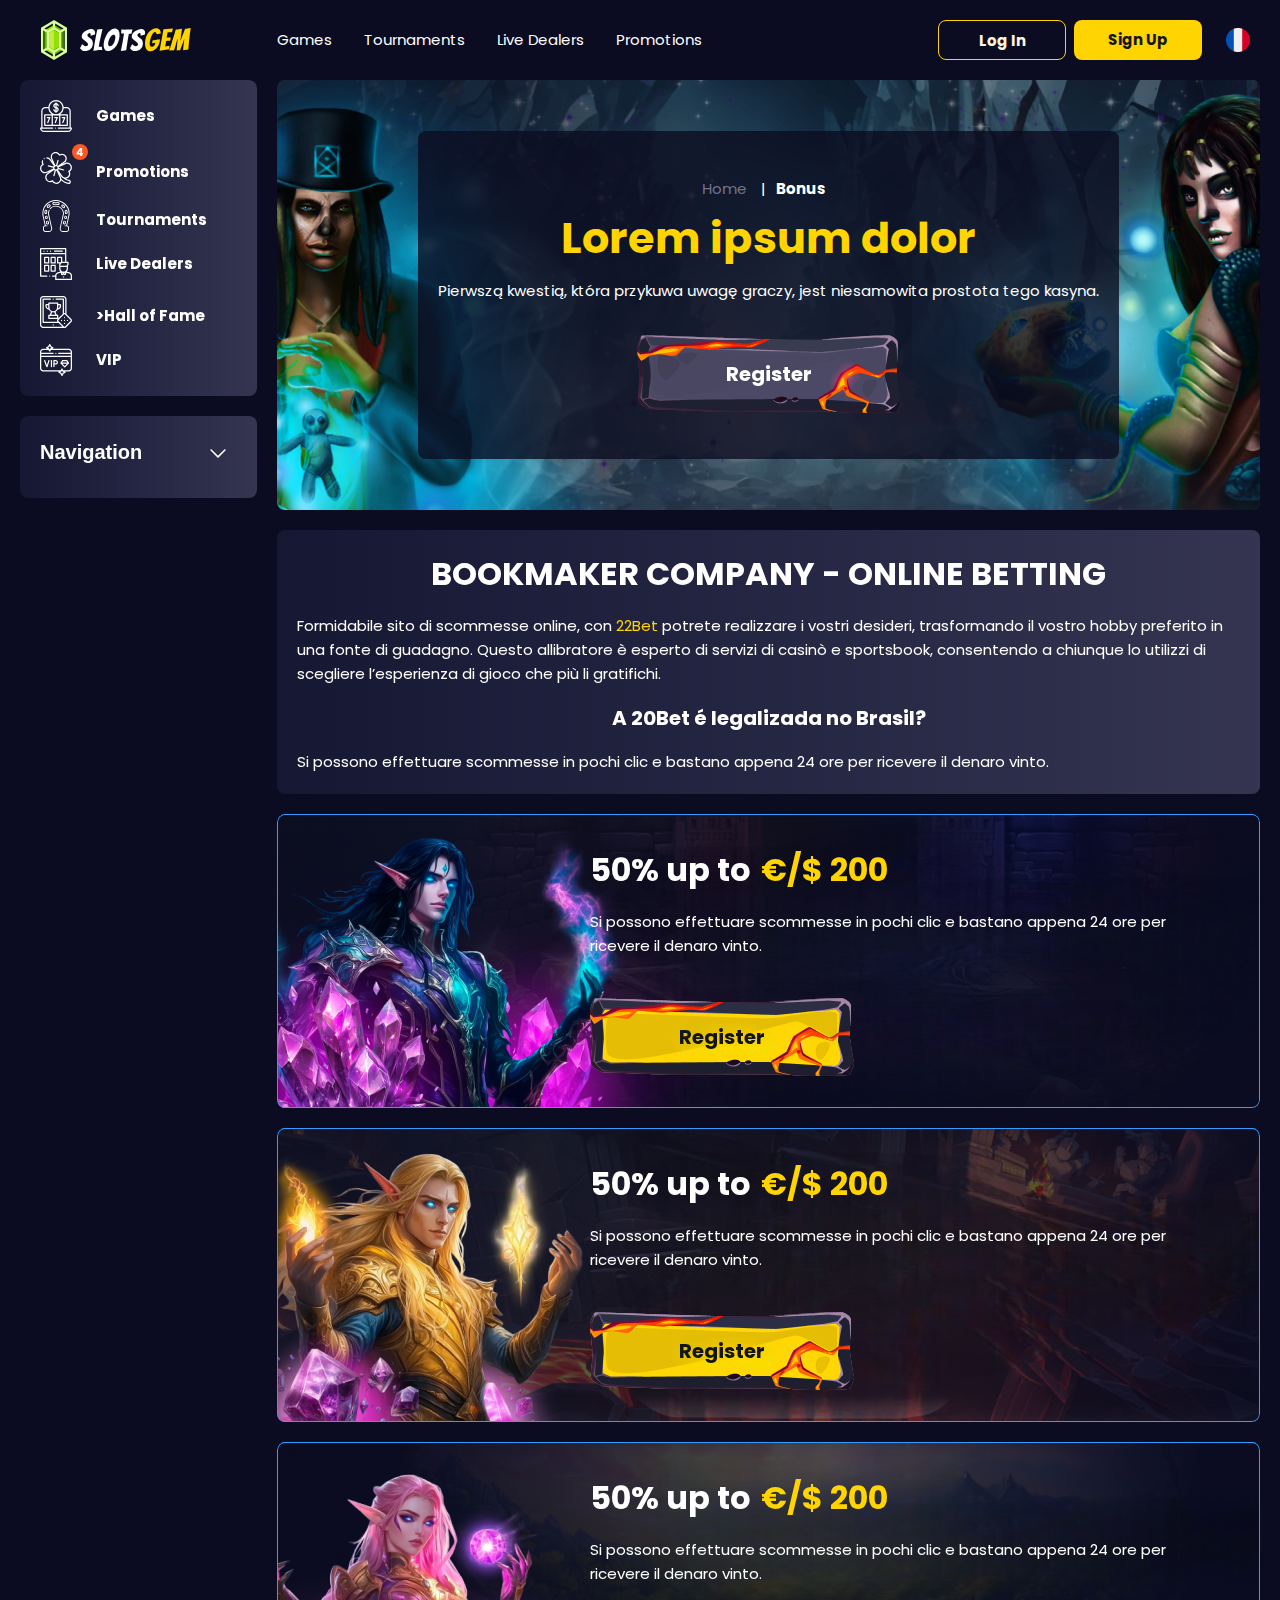
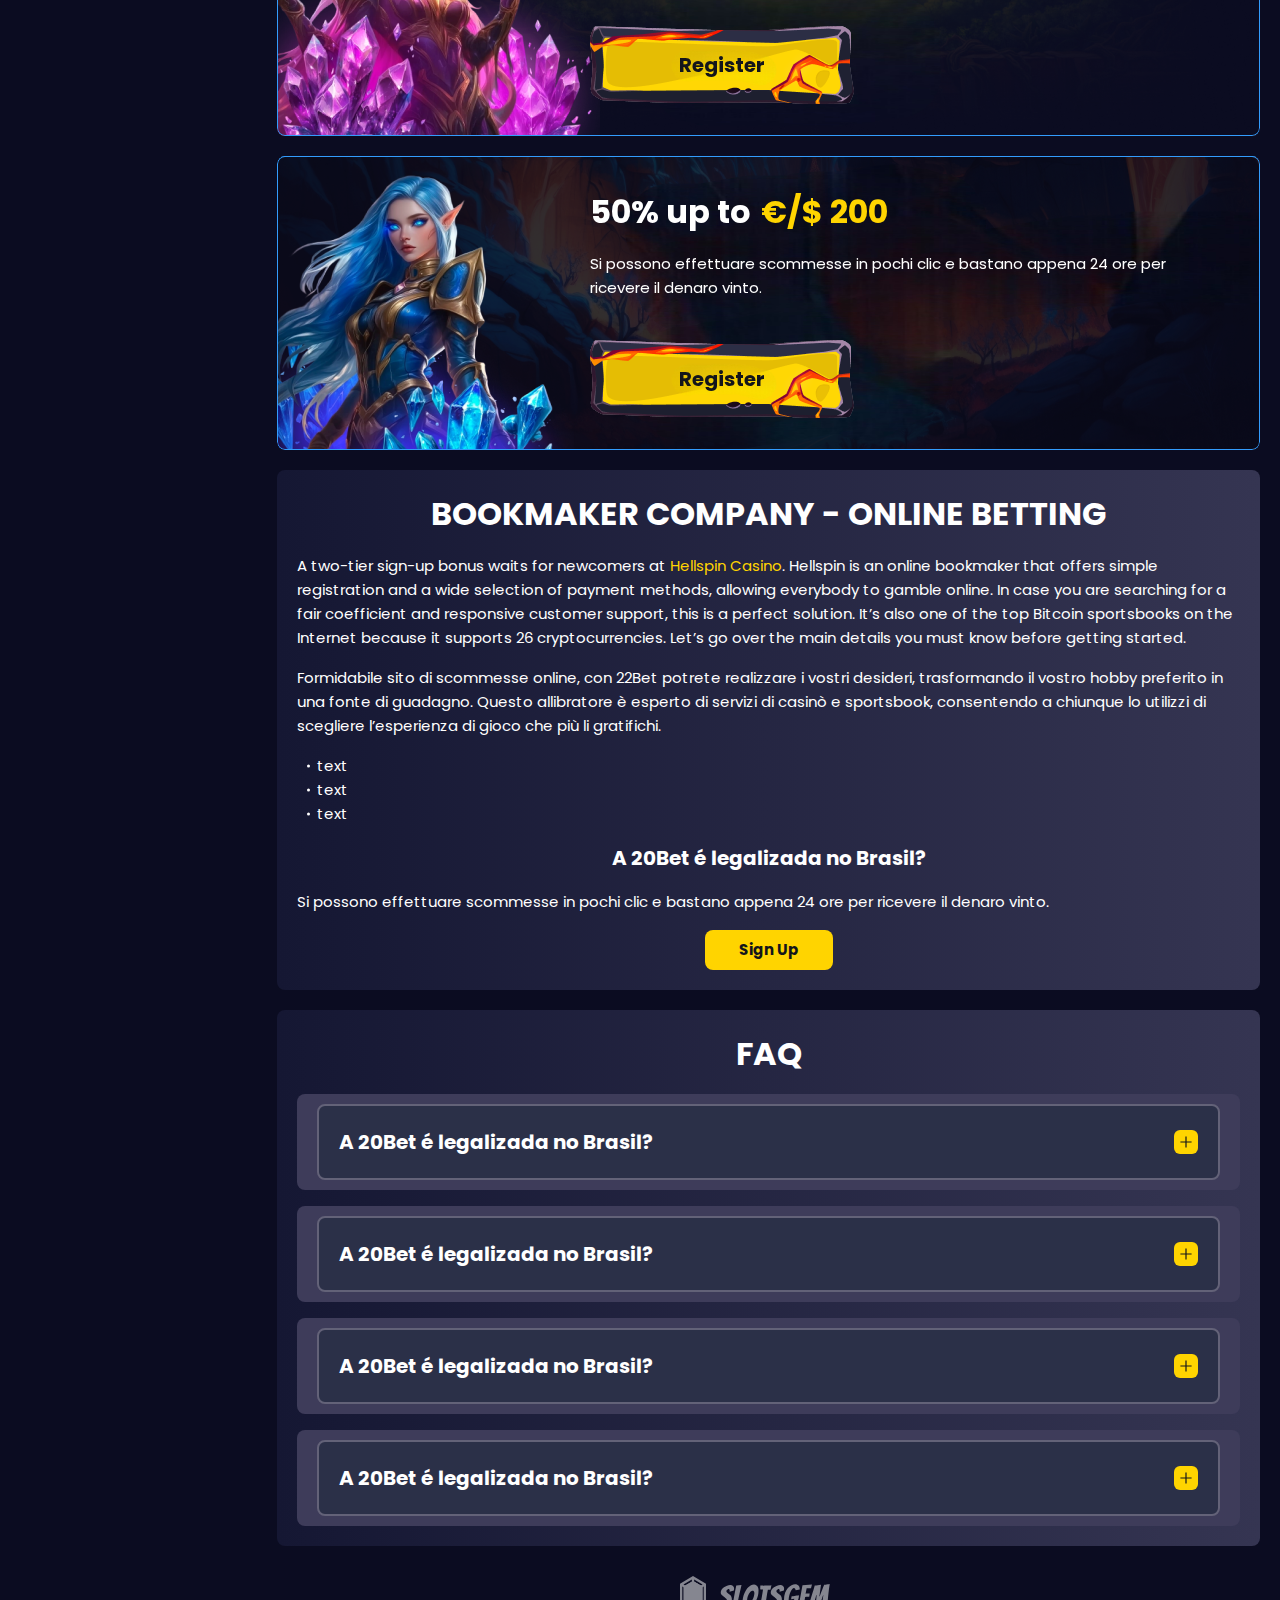
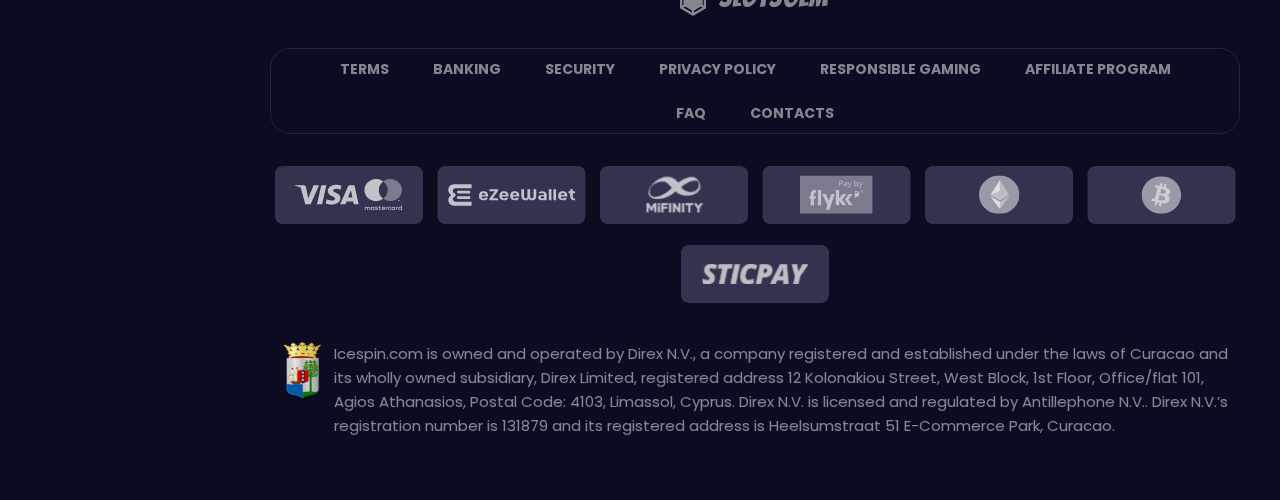
<file: bonus.html>
<!DOCTYPE html>
<html lang="fr">
  <head>
    <meta charset="UTF-8" />
    <meta name="viewport" content="width=device-width, initial-scale=1.0" />
    <title>Lorem ipsum dolor </title>
    <meta
      name="description"
      content="Pierwszą kwestią, która przykuwa uwagę graczy, jest niesamowita prostota tego kasyna."
    />
    <meta property="og:site_name" content="Slotsgem Casino" />
    <meta
      property="og:title"
      content="Lorem ipsum dolor sit amet, consectetur adipiscing"
    />
    <meta property="og:type" content="website" />
    <meta property="og:url" content="http://slotgems.fr/" />
    <meta property="og:image" content />
    <meta property="og:image:alt" content />
    <meta property="og:locale" content="fr" />
    <meta
      property="og:description"
      content="Pierwszą kwestią, która przykuwa uwagę graczy, jest niesamowita prostota tego kasyna."
    />
    <link rel="preconnect" href="https://fonts.googleapis.com" />
    <link rel="preconnect" href="https://fonts.gstatic.com" crossorigin />
    <link
    href="https://fonts.googleapis.com/css2?family=Poppins:wght@400;500;600;700;900&family=Roboto&family=Roboto+Condensed:ital,wght@0,100..900;1,100..900&display=swap"
    rel="stylesheet"
  />
    <link rel="stylesheet" href="./css/reset.css" />
    <link rel="stylesheet" href="./css/main.css" />
    <link rel="stylesheet" href="./css/media.css" />
    <link rel="icon" href="./images/Crystal.svg" type="image/x-icon" />
    <script
      src="https://code.jquery.com/jquery-3.6.1.min.js"
      integrity="sha256-o88AwQnZB+VDvE9tvIXrMQaPlFFSUTR+nldQm1LuPXQ="
      crossorigin="anonymous"
    ></script>
  </head>
  <body>
    <header class="header">
      <section class="content header__content">
        <a href="#" class="logo header__logo"
          ><img src="./images/logo.svg" alt="logo" title=""
        /></a>
        <button class="header__btn-menu">
          <svg
            width="16px"
            height="16px"
            viewBox="0 0 16 16"
            xmlns="http://www.w3.org/2000/svg"
          >
            <rect y="0" width="16" height="3" rx="1.5"></rect>
            <rect y="6.5" width="16" height="3" rx="1.5"></rect>
            <rect y="13" width="16" height="3" rx="1.5"></rect>
          </svg>
        </button>
        <nav class="menu header__menu">
          <ul class="header__menu-list">
            <li><a href="#">Games</a></li>
            <li><a href="#">Tournaments</a></li>
            <li><a href="#">Live dealers</a></li>
            <li><a href="#">Promotions</a></li>
          </ul>
          <div class="header__btn">
            <a
              href="#"
              class="header__button header__button-login header__btn-login"
              >Log in
            </a>
            <a
              href="#"
              class="header__button header__button-signin header__btn-signin"
              >Sign Up</a
            >
          </div>
        </nav>
        <a href="#" class="header__button header__button-login">Log in </a>
        <a href="#" class="header__button header__button-signin">Sign Up</a>

        <a class="header__country" href="#">
          <span><img src="./images/flag.png" alt=" Flag" title /></span>
        </a>
      </section>
    </header>
    <main class="main">
      <aside class="sidebar-wrapper">
        <section class="content sidebar">
          <nav class="menu sidebar__menu">
            <ul>
              <li>
                <a href="#"
                  ><img
                    class="icon-default"
                    src="./images/sidebar/games.svg"
                    alt=" Games"
                    title
                  />
                 
                  Games
                </a>
              </li>
              <li>
                <a href="#">
                  <img
                    class="icon-default"
                    src="./images/sidebar/promotions.svg"
                    alt="Promotions"
                    title
                  />
                 
                  <span>Promotions</span></a
                >
              </li>
              <li>
                <a href="#">
                  <img
                    class="icon-default"
                    src="./images/sidebar/tournaments.svg"
                    alt="Tournaments"
                    title
                  />
                 Tournaments</a
                >
              </li>
              <li>
                <a href="#"
                  ><img
                    class="icon-default"
                    src="./images/sidebar/live.svg"
                    alt="Live Dealers"
                    title
                  />
                  Live Dealers</a
                >
              </li>
              <li>
                <a href="#"
                  ><img
                    class="icon-default"
                    src="./images/sidebar/hall.svg"
                    alt="Hall of Fame"
                    title
                  />
                  >Hall of Fame</a
                >
              </li>
              <li>
                <a href=""
                  ><img
                    class="icon-default"
                    src="./images/sidebar/vip.svg"
                    alt="vip"
                    title
                  />
                  VIP</a
                >
              </li>
              
            </ul>
          </nav>
          <div class="sidebar__wrap">
          <button class="sidebar__links-button">Navigation</button>
          <div class="sidebar__links">
            <ul class="sidebar__links-list">
              <li><a href="#" title>Review of 22Bet</a></li>
              <li><a href="#" title>Registration</a></li>
              <li><a href="#" title>22Bet Betting Expert Reviews</a></li>
              <li><a href="#" title>Layouts and navigation</a></li>
              <li><a href="#" title>Sports betting</a></li>
              <li><a href="#" title>Sports offers</a></li>
              <li><a href="#" title>Live betting</a></li>
              <li><a href="#" title>Cash out</a></li>
              <li><a href="#" title>Live stream</a></li>
            </ul>
          </div>
        </div>
        </section>
      </aside>

      <section class="content__wrapper">
        <section class="content hero hero__bonus">
          <div class="background hero__background">
            <img src="./images/bonus/bg-bonus.png" alt="hero" title />
          </div>

          <div class="hero__data hero__data-bonus">
            <ul
              class="breadcrumbs"
              itemscope
              itemtype="https://schema.org/BreadcrumbList"
            >
              <li
                itemprop="itemListElement"
                itemscope
                itemtype="https://schema.org/ListItem"
              >
                <a href="#" itemprop="item">
                  <span itemprop="name">Home</span></a
                >
                <meta itemprop="position" content="1" />
              </li>
              <li
                itemprop="itemListElement"
                itemscope
                itemtype="https://schema.org/ListItem"
              >
                <a href="#" itemprop="item">
                  <span itemprop="name">Bonus</span></a
                >
                <meta itemprop="position" content="2" />
              </li>
            </ul>
            <h1 class="title general hero__title hero__title-bonus">
              Lorem ipsum dolor 
            </h1>
            <p class="hero__text">
              Pierwszą kwestią, która przykuwa uwagę graczy, jest niesamowita
              prostota tego kasyna.
            </p>
            <a href="#" class="button hero__button hero__button-bonus"
              >Register</a
            >
          </div>
        </section>
        <section class="content page-nav">
          <div class="page-nav-button sidebar__links-button">Navigation</div>
          <ul class="page-nav-list sidebar__links-list">
            <li><a href="#" title>Review of 22Bet</a></li>
            <li><a href="#" title>Registration</a></li>
            <li><a href="#" title>22Bet Betting Expert Reviews</a></li>
            <li><a href="#" title>Layouts and navigation</a></li>
            <li><a href="#" title>Sports betting</a></li>
            <li><a href="#" title>Sports offers</a></li>
            <li><a href="#" title>Live betting</a></li>
            <li><a href="#" title>Cash out</a></li>
            <li><a href="#" title>Live stream</a></li>
          </ul>
        </section>
        <section class="content article">
          <h2 class="article__title high title">
            Bookmaker company - Online betting
          </h2>
          <p>
            Formidabile sito di scommesse online, con
            <a href="#" class="article__link">22Bet</a> potrete realizzare i
            vostri desideri, trasformando il vostro hobby preferito in una fonte
            di guadagno. Questo allibratore è esperto di servizi di casinò e
            sportsbook, consentendo a chiunque lo utilizzi di scegliere
            l’esperienza di gioco che più li gratifichi.
          </p>
          <h3 class="article__subtitle">A 20Bet é legalizada no Brasil?</h3>
          <p>
            Si possono effettuare scommesse in pochi clic e bastano appena 24
            ore per ricevere il denaro vinto.
          </p>
        </section>
        <section class="content banner__wrapper">
          <section class="content banner banner__bonus">
            <div class="background banner__background">
              <img src="./images/bonus/banner-bonus1.png" alt="banner" title />
            </div>
            <div class="banner__data banner__data-bonus">
              <h2 class="title high banner__title">
                50% up to <span> €/$ 200</span>
              </h2>
              <p>Si possono effettuare scommesse in pochi clic e bastano appena 24 ore per ricevere il denaro vinto.</p>
              <a href="#" class="button-page  banner__button banner__button-page">Register</a>
            </div>
          </section>
          <section class="content banner banner__bonus">
            <div class="background banner__background">
              <img src="./images/bonus/banner-bonus2.png" alt="banner" title />
            </div>
            <div class="banner__data banner__data-bonus">
              <h2 class="title high banner__title">
                50% up to <span> €/$ 200</span>
              </h2>
              <p>Si possono effettuare scommesse in pochi clic e bastano appena 24 ore per ricevere il denaro vinto.</p>
              <a href="#" class="button-page banner__button banner__button-page ">Register</a>
            </div>
          </section>
          <section class="content banner banner__bonus">
            <div class="background banner__background">
              <img src="./images/bonus/banner-bonus3.png" alt="banner" title />
            </div>
            <div class="banner__data banner__data-bonus">
              <h2 class="title high banner__title">
                50% up to <span> €/$ 200</span>
              </h2>
              <p>Si possono effettuare scommesse in pochi clic e bastano appena 24 ore per ricevere il denaro vinto.</p>
              <a href="#" class="button-page banner__button banner__button-page ">Register</a>
            </div>
          </section>
          <section class="content banner banner__bonus">
            <div class="background banner__background">
              <img src="./images/bonus/banner-bonus4.png" alt="banner" title />
            </div>
            <div class="banner__data banner__data-bonus">
              <h2 class="title high banner__title">
                50% up to <span> €/$ 200</span>
              </h2>
              <p>Si possono effettuare scommesse in pochi clic e bastano appena 24 ore per ricevere il denaro vinto.</p>
              <a href="#" class="button-page banner__button banner__button-page ">Register</a>
            </div>
          </section>
        </section>
        <section class="content article">
          <h2 class="article__title high title">
            Bookmaker company - Online betting
          </h2>
          <p>
            A two-tier sign-up bonus waits for newcomers at
            <a href="#" class="article__link">Hellspin Casino</a>. Hellspin is
            an online bookmaker that offers simple registration and a wide
            selection of payment methods, allowing everybody to gamble online.
            In case you are searching for a fair coefficient and responsive
            customer support, this is a perfect solution. It’s also one of the
            top Bitcoin sportsbooks on the Internet because it supports 26
            cryptocurrencies. Let’s go over the main details you must know
            before getting started.
          </p>
          <p>
            Formidabile sito di scommesse online, con 22Bet potrete realizzare i vostri desideri, trasformando il vostro hobby preferito in una fonte di guadagno. Questo allibratore è esperto di servizi di casinò e sportsbook, consentendo a chiunque lo utilizzi di scegliere l’esperienza di gioco che più li gratifichi.
          </p>
          <ul>
            <li>text</li>
            <li>text</li>
            <li>text</li>
          </ul>
          <h3>A 20Bet é legalizada no Brasil?</h3>
          <p>Si possono effettuare scommesse in pochi clic e bastano appena 24 ore per ricevere il denaro vinto.</p>
          <a href="#" class="header__button article__button">Sign Up</a>
        </section>
        <section class="content faq">
          <h2 class="title high faq__title">FAQ</h2>
          <ul class="faq__list" itemscope itemtype="https://schema.org/FAQPage">
            <li
              class="faq__item"
              itemscope
              itemprop="mainEntity"
              itemtype="https://schema.org/Question"
            >
              <h3
                class="title medium faq__subtitle js-button-expander"
                itemprop="name"
              >
                A 20Bet é legalizada no Brasil?
              </h3>
              <div
                class="faq__answer js-expand-content"
                itemscope
                itemprop="acceptedAnswer"
                itemtype="https://schema.org/Answer"
              >
                <p itemprop="text">
                  Sim, disponível para sistemas operacionais iOS e Android.
                </p>
              </div>
            </li>
            <li
              class="faq__item"
              itemscope
              itemprop="mainEntity"
              itemtype="https://schema.org/Question"
            >
              <h3
                class="title medium faq__subtitle js-button-expander"
                itemprop="name"
              >
                A 20Bet é legalizada no Brasil?
              </h3>
              <div
                class="faq__answer js-expand-content"
                itemscope
                itemprop="acceptedAnswer"
                itemtype="https://schema.org/Answer"
              >
                <p itemprop="text">
                  Sim, disponível para sistemas operacionais iOS e Android.
                </p>
              </div>
            </li>
            <li
              class="faq__item"
              itemscope
              itemprop="mainEntity"
              itemtype="https://schema.org/Question"
            >
              <h3
                class="title medium faq__subtitle js-button-expander"
                itemprop="name"
              >
                A 20Bet é legalizada no Brasil?
              </h3>
              <div
                class="faq__answer js-expand-content"
                itemscope
                itemprop="acceptedAnswer"
                itemtype="https://schema.org/Answer"
              >
                <p itemprop="text">
                  Sim, disponível para sistemas operacionais iOS e Android.
                </p>
              </div>
            </li>
            <li
              class="faq__item"
              itemscope
              itemprop="mainEntity"
              itemtype="https://schema.org/Question"
            >
              <h3
                class="title medium faq__subtitle js-button-expander"
                itemprop="name"
              >
                A 20Bet é legalizada no Brasil?
              </h3>
              <div
                class="faq__answer js-expand-content"
                itemscope
                itemprop="acceptedAnswer"
                itemtype="https://schema.org/Answer"
              >
                <p itemprop="text">
                  Sim, disponível para sistemas operacionais iOS e Android.
                </p>
              </div>
            </li>
            
          </ul>
        </section>
      </section>
    </main>
    <footer class="footer">
      <section class="content footer__content">
        <a href="#" class="logo footer__logo"
          ><img src="./images/footer-logo.svg" alt="logo" title
        /></a>
        <ul class="footer__menu">
          <li><a href="#">TERMS</a></li>
          <li><a href="#">BANKING</a></li>
          <li><a href="#">SECURITY</a></li>
          <li><a href="#">PRIVACY POLICY</a></li>
          <li><a href="#">RESPONSIBLE GAMING</a></li>
          <li><a href="#">AFFILIATE PROGRAM</a></li>
          <li><a href="#">FAQ</a></li>
          <li><a href="#">CONTACTS</a></li>
        </ul>
        <ul class="footer__cards">
          <li>
            <a href="#"><img src="./images/visa.svg" alt="cards" title /></a>
          </li>
          <li>
            <a href="#"><img src="./images/ezee.svg" alt="cards" title /></a>
          </li>
          <li>
            <a href="#"
              ><img src="./images/mifinity.svg" alt="cards" title
            /></a>
          </li>
          <li>
            <a href="#"><img src="./images/flyk.svg" alt="cards" title /></a>
          </li>
          <li>
            <a href="#"><img src="./images/Frame.svg" alt="cards" title /></a>
          </li>
          <li>
            <a href="#"><img src="./images/bitcoin.svg" alt="cards" title /></a>
          </li>
          <li>
            <a href="#"><img src="./images/sticpay.svg" alt="cards" title /></a>
          </li>
        </ul>
        <div class="footer__wrap">
          <img src="./images/footer-frame.svg" alt="logo" title />
          <p>
            Icespin.com is owned and operated by Direx N.V., a company
            registered and established under the laws of Curacao and its wholly
            owned subsidiary, Direx Limited, registered address 12 Kolonakiou
            Street, West Block, 1st Floor, Office/flat 101, Agios Athanasios,
            Postal Code: 4103, Limassol, Cyprus. Direx N.V. is licensed and
            regulated by Antillephone N.V.. Direx N.V.’s registration number is
            131879 and its registered address is Heelsumstraat 51 E-Commerce
            Park, Curacao.
          </p>
        </div>
      </section>
    </footer>
    <script src="./js/sidebar.js" defer></script>
    <script src="./js/expander.js" defer></script>
    <script src="./js/mobile-menu.js" defer></script>
  </body>
</html>
</file>
<file: css/main.css>
html {
  scroll-behavior: smooth;
  -webkit-text-size-adjust: 100%;
}

body {
  display: block;
  position: relative;
  width: 100%;
  background: #0b0c21;
  font-family: "Poppins", sans-serif;
  font-size: 15px;
  font-weight: 400;
  line-height: 24px;
  text-align: left;
  color: #ffffff;
  overflow-x: hidden;
}

.content {
  display: block;
  position: relative;
  width: 100%;
  max-width: 1163px;
  overflow: hidden;
  border-radius: 20px;
  border-radius: 8px;
  background: linear-gradient(90deg, #151733 0%, #353552 100%);


  padding: 20px;
  margin: 0 auto 20px auto;
}

h1,
h2,
h3,
h4,
.title {
  display: block;
  position: relative;
  font-size: 43px;
  font-weight: 700;
  line-height: 50px;
  text-align: center;
  color: #FFD400;
}

h2,
.title.high {
  display: flex;
  justify-content: center;
  align-items: center;
  font-size: 32px;
  line-height: 48px;
  font-weight: 700;
  color:#FFFFFF;
  text-align: center;
  margin-bottom: 16px;
  text-transform: uppercase;
}

h3,
title.medium {
  font-size: 20px;
  font-weight: 700;
  line-height: 32px;
  text-align: left;
  color: #ffffff;
}
h4,
title.mini {
  font-size: 28px;
  font-weight: 700;
  line-height: 32px;
  text-align: center;
  color: #FFFFFF;
}

article > *,
.article > *,
.desk > * {
  margin-top: 16px;
}

article > *:first-child,
.article > *:first-child,
.desk > *:first-child {
  margin-top: 0 !important;
}

article > h2,
.article > h2,
.desk > h2 {
  margin-top: 32px;
}

article > h3,
.article > h3,
.desk > h3 {
  margin-top: 16px;
}
article > h4,
.article > h4,
.desk > h4 {
  margin-top: 16px;
}

.button,
.button-page {
  position: relative;
  width: 264px;
  height: 78px;
  background: url(../images/button-register.svg) no-repeat center center /
    contain;
  overflow: hidden;
  font-size: 20px;
  font-weight: 700;
  line-height: 24px;
  text-align: center;
  text-decoration: none;
  text-transform: capitalize;
  color: #ffffff;
  white-space: nowrap;
  cursor: pointer;
  margin: 0 auto;
  transition: all 0.5s;
}

.button-page {
  color: #13151B;
  background: url(../images/button-page.png) no-repeat center center / contain;
}
a.button,
a.button-page {
  display: flex;
  justify-content: center;
  align-items: center;
}

.button:hover,
a.button-page:hover,.features__button:hover,.banner__button:hover {
  transform: scale(1.1);
}

.header__button {
  position: relative;
  min-width: 128px;
  height: 40px;
  font-size: 15px;
  font-weight: 700;
  line-height: 24px;
  text-align: center;
  text-decoration: none;
  text-transform: capitalize;
  border-radius: 8px;
  white-space: nowrap;
  cursor: pointer;
  padding: 8px 32px;
  margin: 0 auto;
  transition: all 0.5s;
}

.header__button-signin,
.article__button,
.ratings__button{
  background: #ffd400;
  color: #13151B;
  margin-right: 24px;
  margin-left: 0;
}

.header__button-signin:hover,
.article__button:hover,
.ratings__button:hover
{
  background: none;
  border: 1px solid #ffd400;
  color: #fff5d6;
}

.header__button-login {
  background: none;
  border: 1px solid #ffd400;
  color: #fff5d6;
  margin-left: auto;
  margin-right: 8px;
}

.header__button-login:hover {
  background: #ffd400;
  color: #13151B;
}

.header,
.main,
.footer {
  display: flex;
  position: relative;
  justify-content: space-between;
  align-items: center;
  width: 100%;
  max-width: 1440px;
  padding: 20px;
  margin: 0 auto;
}

.background,
.hero__background {
  display: block;
  position: absolute;
  bottom: 0;
  left: 0;
  height: 100%;
  width: 100%;
  overflow: hidden;
}

.background img,
.hero__background img {
  position: relative;
  display: block;
  width: 100%;
  height: 100%;
  object-fit: cover;
}
.images img {
  border-radius: 8px;
  width: 100%;
  height: 100%;
  overflow: hidden;
}

/* -------------------HEADER---------------- */

.header {
  position: fixed;
  top: 0;
  left: 0;
  right: 0;
  background: #0b0c21;
  padding: 0;
  z-index: 100;
}

.header__content {
  display: flex;
  align-items: center;
  flex-direction: row;
  max-width: 1440px;
  max-height: 80px;
  border-radius: 0;
  background: #0b0c21;
  padding: 20px;
  margin-bottom: 0;
}

.logo {
  display: block;
  position: relative;
  flex: 0 0 152px;
  margin-right: 85px;
  padding: 20px 0;
  transition: all 0.5s;
}

.header__logo {
  margin-left: 20px;
}

.logo:hover {
  transform: scale(1.2);
}

.logo img {
  display: block;
  position: relative;
  width: auto;
  max-height: 40px;
}

.header__menu {
  display: flex;
  white-space: nowrap;
  max-height: calc(100vh - 80px);
  overflow-y: auto;
}

.header__menu-list {
  display: flex;
  flex: 1 1 auto;
  flex-direction: row;
  justify-content: center;
  align-items: center;
  white-space: nowrap;
  gap: 32px;
}

.header__menu-list li {
  display: block;
  text-align: left;
  text-transform: capitalize;
  transition: all 0.5s;
}

.header__menu-list li a {
  display: block;
  color: #ffffff;
  padding: 20px 0;
}

.header__menu li a:hover {
  color: #ffd400;
}
.header__country {
  margin-right: 10px;
}

.header__country span {
  display: inline-block;
}

.header__country img {
  width: 24px;
  height: 24px;
  vertical-align: middle;
}

.header__btn {
  display: none;
}
/* -------------- header__btn-menu-----------*/

.header__btn-menu {
  display: block;
  flex: 0 1 auto;
  min-width: 0;
  background: #0b0c21;
  border: 1px solid #ffd400;
  padding: 12px;
  order: 3;
  transition: all 0.5s;
}

svg {
  position: relative;
  fill: #ffd400;
  line-height: 1;
  vertical-align: 1;
}

.header__btn-menu {
  display: none;
}

/* -------------main------------- */
.main {
  padding-top: 80px;
  padding-bottom: 0;
}

.content__wrapper {
  display: block;
  position: relative;
  flex: 1 1 100%;
  margin-left: 20px;
}

/* -------------sidebar--------- */

.sidebar-wrapper {
  display: block;
  position: relative;
  align-self: stretch;
  flex: 0 0 237px;
  
}
.sidebar {
  position: sticky;

  top: 80px;
  bottom: 20px;
  background: transparent;
  overflow-y: auto;
  border-radius: 8px;
  height: calc(100vh - 100px);
  padding: 0;
}

.sidebar::-webkit-scrollbar {
  display: none;
}

.sidebar__menu ,.sidebar__wrap{
  width: 237px;
  border-radius: 8px;
  background: linear-gradient(90deg, #151733 0%, #353552 100%);
  padding: 20px ;
}

.sidebar__wrap{
  margin-top: 20px;
}

.sidebar__menu ul li a {
  display: block;
  position: relative;
  color: #FFFFFF;
  font-weight: 700;
  transition: all 0.5s;
  display: flex;
  align-items: center;
  
  
}

.sidebar__menu ul li a:hover {
  color: #ffd400;
}


.sidebar__menu ul li{
  display: flex;
  align-items: center;
}


.sidebar__menu ul li + li {
  margin-top: 16px;
}

.sidebar__menu ul li:nth-child(2){
  margin-top: 8px;
}
.sidebar__menu li a img {
  min-width: 32px;
  min-height: 32px;
  margin: auto;
  margin-right: 24px;
  vertical-align: middle;
}

.sidebar__menu li:nth-child(2) a img
 {
  margin-right: 8px;
  
}
.sidebar__menu li:nth-child(2) a ,
.sidebar__menu li:nth-child(3)  a, .sidebar__menu li:nth-child(5)  a{
 
  align-items: flex-end;
}

.sidebar__links-button {
  position: relative;
  font-size: 20px;
  font-weight: 700;
  color: #ffffff;
  text-align: left;
  line-height: 32px;
  background: none;
  white-space: normal;
  padding-right: 88px;
  margin-bottom: 10px;
  transition: all 0.5s;
}

.sidebar__links-button::after {
  content: "";
  display: block;
  position: absolute;
  right: 0;
  top: 5px;
  width: 24px;
  height: 24px;
  background: url(../images/ArrowDown-faq.svg) no-repeat center center / contain;
  transition: all 0.5s;
}

.sidebar__links-button.active::after {
  background: url(../images/ArrowUp-faq.svg) no-repeat center center / contain;
  transition: all 0.5s;
 
}

.sidebar__links-list li a {
  position: relative;
  display: block;
  color: #ffffff;
  transition: all 0.5s;
  padding-left: 16px;
  
}

.sidebar__links-list li a::before {
  content: "";
  position: absolute;
  display: block;
  top: 50%;
  transform: translateY(-50%);
  left: 0;
  width: 3px;
  height: 3px;
  border-radius: 50%;
  background: #ffffff;}


  .sidebar__links-list li:nth-child(3) a::before {
    top:12px;
  }
.sidebar__links-list.active {
  display: block;
}

.sidebar__links-list li a:hover{
  color: #ffd400;
}

.sidebar__links-list li a:hover::before {
  background: #FFD400;

}


.sidebar__links-list li + li {
  padding-top: 12px;
}

.page-nav-button {
  margin-bottom: 0;
  cursor: pointer;
}

.sidebar__links-list,
.page-nav-list {
  overflow: hidden;
  max-height: 0;
  transition: max-height 0.5s ease;
}

.sidebar__links-list.active,
.page-nav-list.active {
  display: block;
  max-height: 1000px;
}

.page-nav-list.active {
  margin-top: 20px;
}

.page-nav {
  display: none;
}

/* -----------hero------ */

.hero {
  display: flex;
  justify-content: center;
  min-height: 430px;
  height: 430px;
  border-bottom-left-radius: 8px;
  border-bottom-right-radius: 8px;
  padding: 51px 20px;
}

.hero__data {
  display: flex;
  flex-direction: column;
  justify-content:center;
  align-items: center;
  position: relative;
  height: 328px;
  background: #0B0C21CC;
  border-radius: 8px;
  padding: 20px;

  
}


.hero__title {
  text-align: left;
  margin-bottom: 8px;
}

.hero__rating {
  display: flex;
  justify-content: center;
  align-items: center;
  margin-bottom: 8px;
  }

.hero__rating p {
  margin-right: 16px;
}
.hero__rating span {
  display: flex;
  align-items: center;
  gap: 4px;
}

.hero__rating span:nth-child(1) {
  font-weight: 700;
  font-size: 20px;
  line-height: 40px;
}
.hero__text {
  margin-bottom: 32px;
  text-align: center;
}
.hero__button {
  margin-left: auto;
  z-index: 3;
}

/* --------banner------- */
.banner__img {
  position: relative;
}

.banner__data {
  position: relative;
  display: flex;
    flex-direction: column;
    align-items: center;
  max-width: 460px;
  height: auto;
  background: linear-gradient(180deg, rgba(0, 78, 103, 0) 39%, #FF7500 100%);;
 border-radius: 8px;
 padding: 32px;
 
}
.banner{
    max-height: 350px;
    position: relative;
    border-radius: 8px;
   
justify-content: center;
    padding: 40px 20px;
    display: flex;
    align-items: center;
    margin-top: 40px;
   
}
.banner__content{
    position: relative;
    display: flex;
    align-items: center;
}
.banner .banner__data .banner__title{
    display: flex;
    flex-direction: column;
    font-size: 32px;
    line-height: 48px;
    font-weight: 700;
    color:#FFD400;
    text-transform: none;
    margin-bottom: 16px;
}
.banner .banner__data  .banner__title span{
    font-size: 20px;
    line-height: 32px;
    font-weight: 700;
    color: #FFFFFF;
    margin-top: 8px;
}

/* -------------article--------------- */

.article .article__subtitle {
  justify-content: center;
  font-size: 20px;
  line-height: 32px;
  color: #ffffff;
  padding: 0;
  margin: 16px 0 0 0;
  text-transform: none;
}

.article__button,
.ratings__button {
  display: block;
  width: 128px;
  margin-top: 16px;
  margin-right: auto;
  margin-left: auto;
}

.article ul li {
  position: relative;
  padding-left: 20px;
}

.article ul li::before
{
  content: "";
  position: absolute;
  display: block;
  width: 3px;
  height: 3px;
  border-radius: 50%;
  top: 50%;
  transform: translateY(-50%);
  left: 10px;
  background: #ffffff;
}

.article h3 {
  text-align: center;
}

/* ---------features---------------- */
.features {
 position: relative;
  width: 100%;
  padding-bottom: 30px;
}

.features__wrapp {
  position: relative;
  display: flex;
  flex-direction: column;
  overflow: hidden;
  
}

.features__banner {
  position: relative;
  top: 0;
  left: 0;
  align-items: center;
  flex-direction: column;
}

.features-banner__background {
  position: relative;
  height: 100%;
}

.features-banner__background img {
  position: relative;
  width: 100%;
  height: 100%;
  border-radius: 12px;
  background-size: cover;
  background-position: center;
  
}
.features .content__wrapp-last{
  flex-direction: row-reverse;

}

.features-banner__data {
  display: flex;
  position: absolute;
  justify-content: center;
  align-items: center;
  flex-direction: column;
  top: 50%;

  left: 50%;
  max-width: 453px;
  max-height: 270px;
  text-align: center;
  transform: translate(-50%, -50%);
  border-radius: 16px;
  padding: 40px 38.5px;
  z-index: 3;
}

.features__wrapp::before,.features-banner__data::before ,
.banner__app::before, .banner__bonus::before, .banner::before{
  content: "";
  position: absolute;
  top: 0;
  left: 0;
  right: 0;
  bottom: 0;
  border-radius: 8px;
  padding: 1px;
  background: linear-gradient(100deg, #339cfc 100%, #ffffff 15%);
  -webkit-mask: linear-gradient(#fff 0 0) content-box, linear-gradient(#fff 0 0);
  -webkit-mask-composite: destination-out;
  mask-composite: exclude;
  z-index: 1;
}

.features__wrapp::before, .features-banner__data::before{
  background: linear-gradient(180deg, rgba(0, 78, 103, 0) 39%, #FF7500 100%);;
  

}

.features-banner__title {
  font-size: 32px;
  font-weight: 700;
  line-height: 48px;
  margin-bottom: 20px;
  color: #ffd400;
  white-space: nowrap;
  text-decoration: none;
}

.features-banner__title span {
  font-size: 20px;
  font-weight: 700;
  line-height: 32px;
  color: #ffffff;
  
}

.features__button{
  z-index: 3;
  margin-right: auto;
}

.features-banner__button {
  margin-left: 0;
  margin-right: 0;
}

.content__wrapp {
  display: flex;
  flex-direction: row;
  gap:20px;

}

.features__list {
  width: 50%;
  width: calc(50% - 10px);
}

.features__list li,.features__table tr,
.ratings__list li {
  position: relative;
  top: 10px;
  display: flex;
  width: 540px;
  flex-direction: row;
  position: relative;
  border-radius: 100px;
  background: #2B3048;
  border:2px solid #636278; 
  padding: 12px 20px;
 
}

.features__list li::after,.features__table tr::after,.ratings__list li::after , .banner__btn::before{
  content: "";
  position: absolute;
  inset: -3px; 
  border-radius: inherit;
  padding: 10px 12px;
  background: linear-gradient(180deg, #339CFC 0%, rgba(255, 255, 255, 0.15) 100%);

  -webkit-mask: linear-gradient(white, white) content-box, linear-gradient(white, white);
  mask: linear-gradient(white, white) content-box, linear-gradient(white, white);
  -webkit-mask-composite: xor;
  mask-composite: exclude;
}



.features__list li{
  left: 0;
}

.features__table td:nth-child(1) {
  font-weight: 700;
}

.features__list li + li,.features__table tr + tr {
  margin-top: 16px;
}

.features__list li::before {
  content: "";
  display: block;
  position: relative;
  min-width: 29px;
  height: 24px;
  background: url(../images/features-icon.svg) no-repeat center
    center/contain;
  vertical-align: middle;
  margin-right: 20px;
}



.features__table table {
  width: 100%;
}

.features__table tr {
  display: flex;
  align-items: center;
  
}

.features__table tr:first-child {
  margin-top: 0;
}
.features__table td {
  width: 50%;

}
/* ------------ratings------------------- */

.ratings__list {
  margin-top: 16px;
  display: flex;
  justify-content: center;
  flex-wrap: wrap;
  gap: 20px;
  margin-bottom: 16px;
}

.ratings__list li {
  position: relative;
  display: flex;
  justify-content: center;
  flex-direction: column;
  width: 520px;
  width: calc(50% - 10px);
  left: 0;
  padding: 20px;
}

.ratings__info {
  display: flex;
  justify-content: center;
  align-items: center;
  font-size: 15px;
  line-height: 24px;
  font-weight: 700;
  color: #ffffff;
  gap:8px;
  margin-bottom: 8px;
}

.ratings__button {
  margin-top: 36px;
}

.ratings__data span:nth-child(3) {
  font-weight: 400;
}

.ratings__img {
  max-width: 259px;
  width: 100%;
  height: 8px;
  border-radius: 8px;
  background: #FFFFFF1A;
  overflow: hidden;
}

.ratings__list .ratings__img span {
all: unset;
display: block;
height: 8px;
background: #FFF72E;
border-radius: 8px;
}

.ratings p{
  font-weight: 700;
  font-size: 20px;
  line-height: 32px;text-align: center;
  
}

/* --------faq------------- */

.faq__subtitle {
  position: relative;
  font-weight: 700;
  font-size: 20px;
  line-height: 32px;
  text-align: left;
  background: #2B3048;
  border: 2px solid #636278;
  border-radius: 8px;
  color: #ffffff;
  cursor: pointer;
  padding: 20px 60px 20px 20px;
}

.faq__list li + li {
  margin-top: 16px;
}

.faq__subtitle::after {
  content: "";
  display: block;
  position: absolute;
  top: 50%;
  transform: translateY(-50%);
  right: 20px;
  width: 24px;
  height: 24px;
  background: url(../images/plus-faq.svg) no-repeat center center / contain;
  transition: all 0.5s;
  
  
}

.faq__subtitle.active::after {
  background: url(../images/minus-faq.svg) no-repeat center center / contain;
  transition: all 0.5s;
}



.faq__item{
  position: relative;
  background: #3E3C5A;
  border-radius: 8px;
  padding:10px  20px;
  
}


.faq__subtitle.active {
 
  color: #ffffff;
  transition: all 0.5s;
  border: 1px solid #FFD400
}

.faq__answer {
  position: relative;
  padding:10px 20px ;
  
}

.js-expand-content {
  display: none;
  overflow: hidden;
}

.js-expand-content.expanded {
  height: 100%;
}


/* ---------main__arrow------ */
.main__arrow {
  display: block;
  position: fixed;
  width: 40px;
  height: 40px;
  right: 20px;
  bottom: 20px;
  background: url(../images/ArrowUp.svg) no-repeat center center / contain;
  z-index: 100;
}

/* -------footer------------ */

.footer {
  max-width: 1440px;
  padding: 0px 30px 32px 260px;
}

.footer__content {
  display: flex;
  flex-direction: column;
  align-items: center;
  background: none;
  max-width: 1440px;
  gap: 32px;
  padding: 10px;
}

.footer__logo {
  display: flex;
  max-height: 40px;
  padding: 0;
  margin: 0 auto;
  flex: 0;
}

.footer__logo img {
  display: block;
}
.footer__menu {
  display: flex;
  flex-wrap: wrap;
  gap: 12px;
  align-items: center;
  align-content: center;
  justify-content: center;
  border-radius: 20px;
  border: 1px solid #ffffff1a;
  padding: 4px 32px;
}

.footer__menu li a {
  display: block;
  font-size: 14px;
  font-weight: 700;
  color: #ffffff80;
  padding: 4px 16px;
  transition: all 0.5s ease;
}

.footer__menu li a:hover {
  border-radius: 20px;
  background: linear-gradient(90deg, #151733 0%, #353552 100%);

  color: #FFFFFF;
  
}

.footer__cards {
  display: flex;
  flex-wrap: wrap;
  justify-content: center;
  gap: 14px;
}
.footer__cards li a {
  display: block;
}

.footer__cards li {
  transition: all 0.5s;
}

.footer__cards li:hover {
  transform: scale(1.1);
}

.footer__cards img {
  width: 100%;
  height: auto;
}

.footer__wrap {
  display: flex;
  justify-content: space-between;
  align-items: flex-start;
}
.footer__wrap img {
  display: block;
  width: 64px;
  height: 56px;
}

.footer__wrap p {
  color: #ffffff80;
}

/* --------------bonus-page--------------- */
.breadcrumbs {
  display: flex;
  justify-content: center;
  text-align: center;
  margin-bottom: 12px;
  white-space: nowrap;
}

.breadcrumbs li:not(:last-child) a {
  padding-left: 0;
}

.breadcrumbs li a {
  font-weight: 400;
  color: #727489;
  padding: 10px;
}

.breadcrumbs li:first-child a:hover {
  color: #ffd400;
}

.breadcrumbs li:last-child a {
  font-weight: 700;
  color:#ffffff;
}

.breadcrumbs > li:not(:last-child):after {
  content: "|";
  position: relative;
}

.hero__title-bonus {
  margin-bottom: 16px;
}

.article__link {
  color: #ffd400;
}

.banner__bonus {
  display: flex;
      justify-content: flex-end;
      align-items: center;
    height: 294px;
    width: 100%;
  
    margin: 0;
  padding: 32px 20px;
  border-radius: 8px;
}
.hero__button-bonus{
  z-index: 3;
}

.banner__bonus,
.banner__app {
  position: relative;
  
}

.banner__data-bonus {
  position: relative;
  display: flex;
  flex-direction: column;
  text-align: left;
align-items: flex-start;
 max-width: 670px;
 background:  transparent;
  padding: 20px;
}

.banner__data-bonus p {
  position: relative;
  text-align: left;
}

.banner__bonus .banner__data .banner__title {
  display: flex;
  flex-direction: row;
  align-items: center;
  justify-content: center;
  text-align: center;
  color: #FFFFFF;
  font-size: 32px;
  line-height: 48px;
  text-decoration: none;
  margin-bottom: 16px;
}

.banner__bonus .banner__data .banner__title span{
    font-size: 32px;line-height: 48px;
    font-weight: 700;
   color: #FFD400;

    margin-left: 10px;
    margin-top: 0;
}


.banner__button-page {
  margin-left: 0;
  margin-right: auto;
  transition: all 0.5s;
  z-index: 3;
  margin-top: 40px;
}

.article__list li + li {
  margin-top: 8px;
}

.banner__wrapper{
  display: flex;
  flex-wrap: wrap;
  flex-direction: row;
  gap:20px;
  padding: 0;
  background: none;
}

/* --------------------app-page------------- */
.banner__app {
  display: flex;
  align-items: center;
  justify-content: flex-start;
  min-height: 200px;
  border-radius: 8px;
  padding: 20px 40px;



}
.banner__logo {
  width: 323px;
  flex: 0 0 323px;
  margin-right: 0;
  margin-left: 100px;
  z-index: 3;
}

.banner__buttons{
  display: flex;
  flex-direction: column;
  gap:10px;
}

.banner__logo img {
  max-height: 85px;
}

.banner__content-app {
  display: flex;
  flex-direction: row;
  align-items: center
}
.banner__btn {
  display: flex;
  flex-direction: column;
  position: relative;
  width: 243px;
  height: 80px;
  font-size: 15px;
  font-weight: 700;
  line-height: 20px;
  text-align: center;
  text-decoration: none;
  justify-content: center;
  border-radius:100px;
  background: #2B3048;
  border:2px solid #636278;
  color: #ffffff;
    cursor: pointer;
  padding:  16px 38px;
  padding: 16px 30px 16px 80px;
  margin: 0 auto;
  transition: all 0.3s ease;
  overflow: hidden;
  z-index: 3;
  
}

.banner__btn:hover {
  transform: scale(1.1);
}



.button__wrap-app {
  display: flex;
  flex-direction: column;
  gap: 16px;
  z-index: 3;
}


.banner__btn-app::after,
.banner__btn-android::after {
  content: "";
  position: absolute;
  left: 16px;
  left: 38.5px;
  top: 50%;
  transform: translateY(-50%);
  width: 32px;
  height: 32px;
  background: url(../images/app/apple.svg) no-repeat center center / contain;
}

.banner__btn-android::after {
  background: url(../images/app/android.svg) no-repeat center center / contain;
}
</file>
<file: css/media.css>
@media screen and (max-width: 1425px) {

  .features__table tr{
    width: 520px;
  }
}

@media screen and (max-width: 1400px) {
  .content__wrapp {
    flex-direction: column;
    gap:20px;
  }
  .features__list {
    width: 100%;
  }

  .features__table tr{
    width: 100%;
  }
  .features__wrapp {
    height: 450px;
  }

  .features__list li{
    width: 100%;
    
  }
}
@media screen and (max-width: 1399px) {
.ratings__list li {
  width: 500px;
  width: 480px;
}}


  @media screen and (max-width: 1333px) {
    .ratings__list li {
      width: 450px;
    }}
@media screen and (max-width: 1313px) {
  .rating__wrapper {
    padding-left: 0;
  }

  .table tr td:nth-child(2) img {
    width: 20px;
  }
}

@media screen and (max-width: 1292px) {
  .features {
    flex-direction: column;
  }

  .features-banner__background {
    width: 100%;
    max-height: 571px;
  }
}

@media screen and (max-width: 1273px) {
  .ratings__list li {
    width: 420px;
  }}

@media screen and (max-width: 1252px) {
  .features-banner__data {
    padding: 20px;
  }

  .features-banner__title {
    font-size: 28px;
  }
  .features-banner__title span{
    font-size: 16px;
  }
}

@media screen and (max-width: 1288px) {
  .features__table td:nth-child(1) {
    width: 45%
  }
  .features__table td:nth-child(2) {
    width: 55%;
    padding-left: 5px;
  }
  
}

@media screen and (max-width: 1233px) {
  
  .table tr td:nth-child(2) img {
    width: 18px;
  }
  .ratings__wrap {
    gap: 0;
  }
}
@media screen and (max-width: 1213px) {
.ratings__list li {
  width: 380px;
}}

@media screen and (max-width: 1183px) {
  .ratings__wrap {
    flex-direction: column;
    align-items: center;
    gap: 20px;
    width: 100%;
    min-height: 328px;
    min-height: max-content;
  }
  .rating__table,
  .ratings__img {
    width: 100%;
  }
  
  .table tr td:nth-child(2) img {
    width: 24px;
  }
  .features-banner__title span {
    font-size: 22px;
}

  .content__wrapp {
    flex-direction: column;
  }
  .features-banner__title {
    font-size: 32px;
}

  .features__wrapp{
  width: 100%;
  height: 368px;
  }

  .features-banner__data {
    padding: 40px;
}

  .features .content__wrapp-last{
    flex-direction: column;
  }

}

@media screen and (max-width: 1161px) {
  .features__background img {
    object-position: 1%;
  }


}

@media screen and (max-width: 1133px) {
  .ratings__list li {
    width: 100%;
  }

  .banner__background img{
    object-position: 1%;
  }
}

@media screen and (max-width: 1053px) {
  /* -------------------------- */
  .header__menu {
    display: none;
  }
  .header__btn-menu {
    display: block;
    background: #0b0c21;
    border: 1px solid #ffd400;

    border-radius: 8px;
  }
  .header__btn-menu.active {
    background: #0b0c21;
  }

  .header__btn-menu svg {
    display: block;
    margin: 0;
  }
  .header__btn-menu svg rect {
    transform-origin: 50% 50%;
    transition: all 0.5s;
  }

  .header__btn-menu.active svg rect:nth-child(1) {
    x: -2px;
    y: 6px;
    width: 20px;
    transform: rotate(225deg);
  }

  .header__btn-menu.active svg rect:nth-child(3) {
    opacity: 0;
  }

  .header__btn-menu.active svg rect:nth-child(2) {
    x: -2px;
    y: 6px;
    width: 20px;
    transform: rotate(135deg);
  }

  .header__menu {
    display: none;
    position: fixed;
    top: 67px;
    left: 0;
    width: 100%;
    height: 0;
    overflow: hidden;
    background: #0b0c21;
    text-align: center;
    opacity: 0;
    padding: 20px 50px;
    transition: height 0.5s ease, opacity 0.5s ease;
    z-index: 100;
    overflow-y: auto;
    display: block;
  }

  .header__menu.active {
    display: block;
    height: 100vh;
    opacity: 1;
  }
  .header {
    z-index: 101;
  }
  .header__menu ul {
    display: flex;
    flex-direction: column;
    justify-content: center;
    text-align: center;
    margin-bottom: 16px;
  }
  .header__menu ul li {
    font-size: 14px;
    white-space: nowrap;
  }

  .header__menu-list li + li {
    margin-left: 0;
  }

  .header__menu ul li + li {
    margin-top: 10px;
  }
  .menu ul {
    gap: 5px;
  }

  .menu ul li:not(:last-child) {
    margin-right: 0;
  }

  .menu ul li a {
    padding-top: 5px;
    padding-bottom: 5px;
  }

  .header__btn {
    display: inline-block;
  }

  .header__btn a.header__btn-login,
  .header__btn a.header__btn-signin {
    display: block;
    min-width: 220px;
    margin-right: 0;
    padding-left: 20px;
    padding-right: 20px;
  }
  .header__btn a.header__btn-signin {
    margin-top: 16px;
  }

  /* ----------------------- */
  .hero{
    padding-left: 20px;
    padding-right: 20px;
  }
  .hero__data{
   background: #18192dd9;
  border-radius: 16px;
}

.hero__background img {object-position: 99%;
}

}

@media screen and (max-width: 1017px) {
  .sidebar {
    display: none;
  }
  .page-nav {
    display: block;
  }
  .main {
    display: block;
  }
  .content__wrapper {
    margin-left: 0;
  }
  .header__logo {
    margin-right: auto;
  }
  .features-banner__data {
    
 
  max-width: 1000px;
  height: 400px;
}
.footer{
  padding: 20px;
}

}
  

@media screen and (max-width: 750px) {

  .hero__title{
    font-size: 38px;
    line-height: 40px;
  }

}


@media screen and (max-width: 649px) {
  
  .hero{
    padding: 10px;
    align-items: center;
    
  }

  .hero__data{
    height: 400px;
  }
}

@media screen and (max-width: 640px) {
  .hero__rating{
    margin-left: auto;margin-right: auto;
  }

  .hero__text, .hero__title{
    text-align: center;
  }

  .hero__button{
    margin-left: auto;
  }
}

@media screen and (max-width: 595px) {
  .header__button-login {
    display: none;
  }

  .features-banner__data {
    max-width: 500px;
    height: 300px;
}
  
}


@media screen and (max-width: 577px) {
  .table tr td:nth-child(3) {
    display: none;
  }

  .table tr td:nth-child(2) img {
    width: 20px;
    height: 20px;
  }
  .hero {
    padding: 20px;
  }

  .footer__cards li {
    flex: 1 1 calc(33.333% - 16px);
    max-width: calc(33.333% - 16px);
  }

  .features-banner__data {
    max-width: 450px;
    height: 300px;
}
}


@media screen and (max-width: 536px) {

  .features-banner__title {
    font-size: 28px;
    line-height: 40px;
  }

  .features-banner__title span {
    font-size: 18px;
  }
  .features__table td:nth-child(1) {
    width: 45%;
  }
  .features__table td:nth-child(2) {
    width: 55%;
  }
.hero__data{
  padding: 16px;
}

.banner .banner__data .banner__title{
  line-height: 40px;
  font-size: 28px;
}

.banner__button {
  margin-top: 20px;
}
}

@media screen and (max-width: 518px) {
  .footer__menu {
    gap: 10px;
    padding: 10px;
  }

  .ratings__img img {
    height: auto;
  }
  .features-banner__data {
    padding: 10px;
  
  
  }
}

@media screen and (max-width: 478px) {
  

  .features-banner__title {
    font-size: 22px;
    line-height: 32px;
  }

  .features-banner__title span {
    font-size: 14px;
  }

  .features__button {
    width: 220px;
  }

  .footer__wrap {
    flex-direction: column;
    align-items: center;
  }

  .footer__wrap img {
    margin-bottom: 16px;
  }

  .footer__wrap p {
    text-align: center;
  }

  .footer__cards li {
    flex: 1 1 calc(50% - 16px);
    max-width: calc(50% - 16px);
  }

  

}

@media screen and (max-width: 463px) {
  .header__button-signin {
    display: none;
  }

  .features__table td:nth-child(1) {
    font-weight: 400;
    font-size: 13px;
    width: 50%;
  }
  .features__table td:nth-child(2) {
    width: 50%;
    font-size: 12px;
  }
  
}

@media screen and (max-width: 457px) {
  .table tr td:nth-child(2) img {
    width: 18px;
    height: 18px;
  }

  .faq__subtitle {
    font-size: 18px;
  }
}

@media screen and (max-width: 455px) {
  .table tr td:nth-child(2) img {
    width: 16px;
    height: 16px;
  }

  .hero__title {
    font-size: 36px;
    line-height: 40px;
  }

  .hero__button {
    width: 220px;
  }

  .hero__text {
    margin-bottom: 16px;
  }

  h2,
  .title.high {
    font-size: 28px;
    line-height: 40px;
  }

}


@media screen and (max-width: 439px) {
.faq__subtitle::after {
  top: 32px;
  
}}

@media screen and (max-width: 414px) {
  .table tr td:nth-child(2) img {
    display: none;
  }

  .table tr td:nth-child(3) {
    display: block;
  }

  

  .features__table td:nth-child(1) {
    font-size: 12px;
  }
  .features__table td:nth-child(2) {
    font-size: 11px;
    padding-left: 5px;
  }
  .features__table td {
    white-space: normal;
  }


  .features__background img {
    object-position: 9%;
  }
 
}

@media screen and (max-width: 409px) {
.features__list li::before {
  top:10px;
}}

@media screen and (max-width: 391px) {
  .hero__title {
    font-size: 32px;
  }

  .hero__data {
    padding: 10px;
  }
  .features-banner__data {
    max-width: 450px;
    
}
  
}

@media screen and (max-width: 376px) {
  .features-banner__title {
    font-size: 18px;
    line-height: 24px;
  }

  .features-banner__title span {
    font-size: 12px;
  }

  .features__button {
    width: 200px;
  }
  .features-banner__data {
    height: 200px;
    
}
  .features__wrapp {
    height: 250px;
  }
}

@media screen and (max-width: 365px) {
  

  .hero__title{
    line-height: 34px;
  }
  .hero__text{
    line-height: 20px;
  }
  .hero__rating{
    margin-bottom: 10px;
  }


}

@media screen and (max-width: 353px) {
  
   .hero__data{
    padding: 10px;
   }

   .hero__title {
    font-size: 28px;
}

}


/* ------------page bonus------------- */

@media screen and (max-width: 1266px) {
  .banner .banner__title {
    font-size: 28px;
  }
}
@media screen and (max-width: 1168px) {
  .banner .banner__title {
    font-size: 24px;
    line-height: 38px;
  }
  .banner .banner__title span{
    font-size: 13px;
  }

  .banner__data-bonus {
    background: rgba(0, 0, 0, 0.5);
    border-radius: 8px; 
  }
}


@media screen and (max-width: 1113px) {
  .banner__data-bonus,
  .banner .banner__title {
    align-items: center;
  }

  .banner__button{
    margin-left: auto;
  }

  .banner__data-bonus p {
    text-align: center;
  }
}

@media screen and (max-width: 1039px) {
  
.banner__data-bonus{
  width: 100%;
}
}


@media screen and (max-width: 709px) {
  .banner__data-bonus{
    left: 10px;
  }
}

@media screen and (max-width: 716px) {
  .banner__bonus {
    padding: 20px;
  }
}
@media screen and (max-width: 691px) {
  .banner__wrapper {
    flex-direction: column;
  }
  .banner__bonus {
    width: 100%;
  }
  .banner__data-bonus{
    left: 0;
  }
}


@media screen and (max-width: 455px) {
  .hero__data-bonus {
    padding: 10px;
  }

  .banner__bonus .banner__data .banner__title {
    font-size: 24px;
  }
}

@media screen and (max-width: 391px) {
  .button-page {
    width: 200px;
  }

  .banner .banner__title {
    margin-bottom: 16px;
  }
 
}

@media screen and (max-width: 378px) {

   .banner__bonus{
    padding: 10px;
   align-items: center
   }
}

@media screen and (max-width: 357px) {
  
  .banner__data-bonus {
    padding: 10px;
    
  }

  .banner__bonus .banner__data .banner__title {
    font-size: 20px;
  }
}

/* ----------------page app ---------- */

@media screen and (max-width: 1336px) {
  .banner__background-app img {
    object-position: 99%;
  }
}

@media screen and (max-width: 1134px) {
  .banner__content-app {
    flex-direction: column;
    align-items: center;
  
    z-index: 1;
   
    padding: 20px;
  }

  
  .banner__logo {
    flex: none;
    margin-left: 0;
  }
  .banner__btn-app{
    margin-left: auto;
  }
  .banner__btn-android{
    margin-right: auto;
  }
  .banner__btn {
    border: 1px solid #ffffff;
  }

  
}

@media screen and (max-width: 754px) {

  .hero__background img{
    object-position: 1%;
  }
}

@media screen and (max-width: 640px) {
  .breadcrumbs {
  justify-content: center;
  }
}
@media screen and (max-width: 502px) {
  .banner__logo {
    width: 200px;
  }

  .banner__background-app img {
    object-position: 90%;
}

  .banner__app{
    justify-content: center;
  }
}

@media screen and (max-width: 423px) {
  .banner__logo {
    width: 200px;
  }

  .banner__app {
    justify-content: center;
  }

 

  .banner__btn {
    width: 220px;
  }
}

@media screen and (max-width: 390px) {
  .banner__content-app {
    padding: 30px;
  }

}
@media screen and (max-width: 390px) {
  .banner__content-app {
    padding: 20px 30px;
  }
}
@media screen and (max-width: 349px) {
  .banner__content-app {
    padding: 20px;
  }
}
</file>
